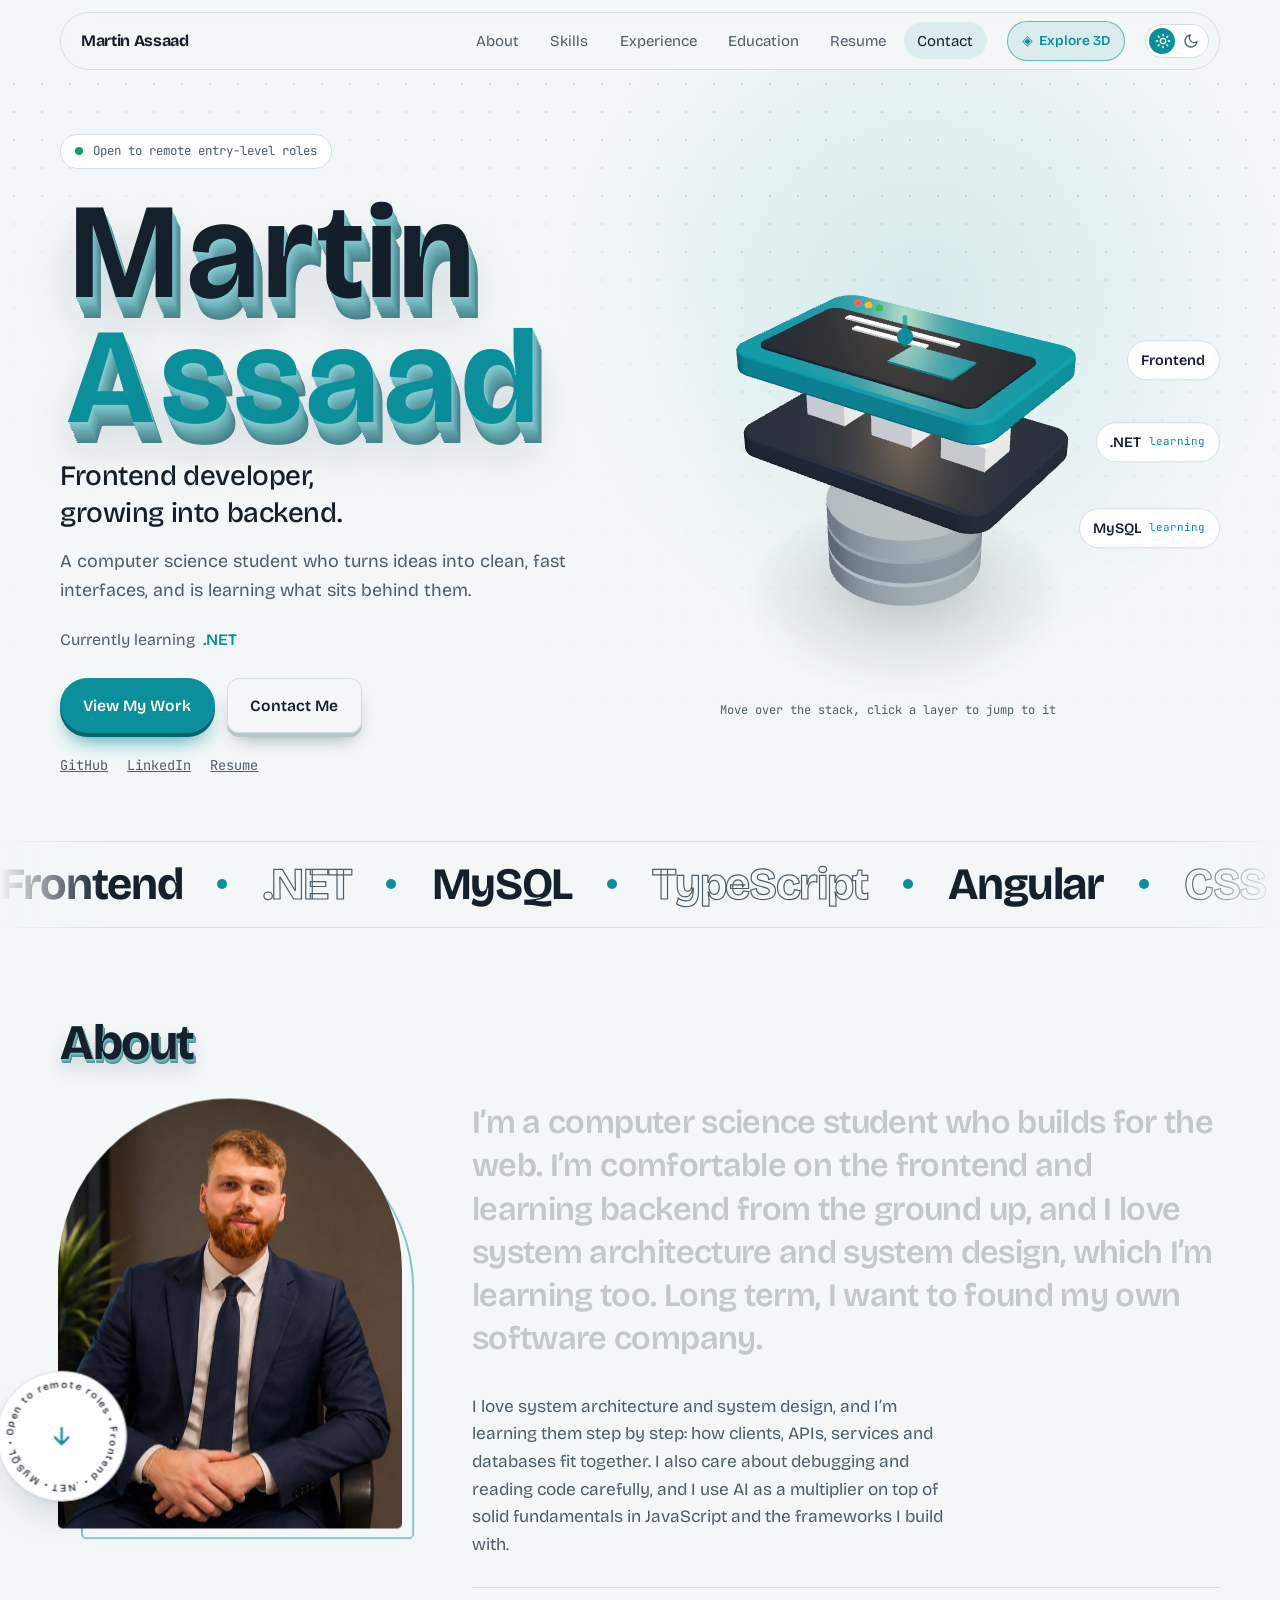
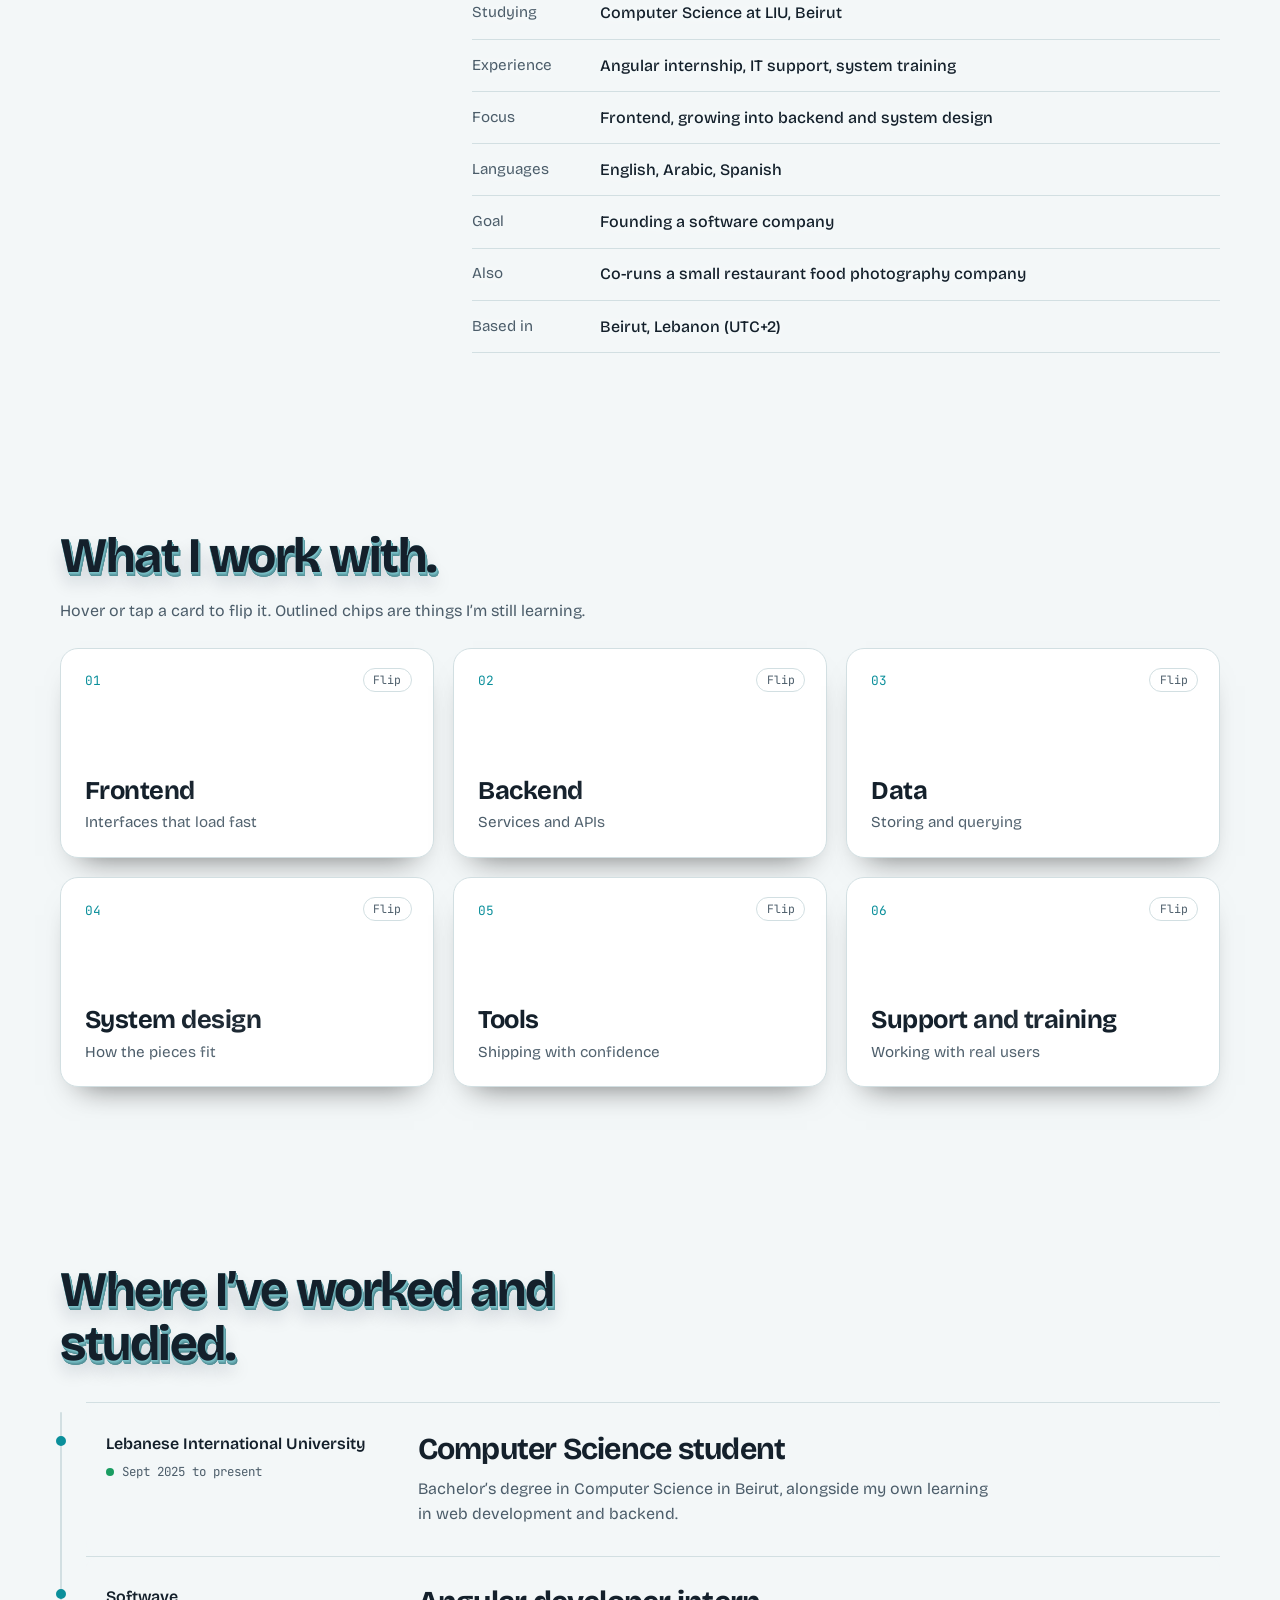
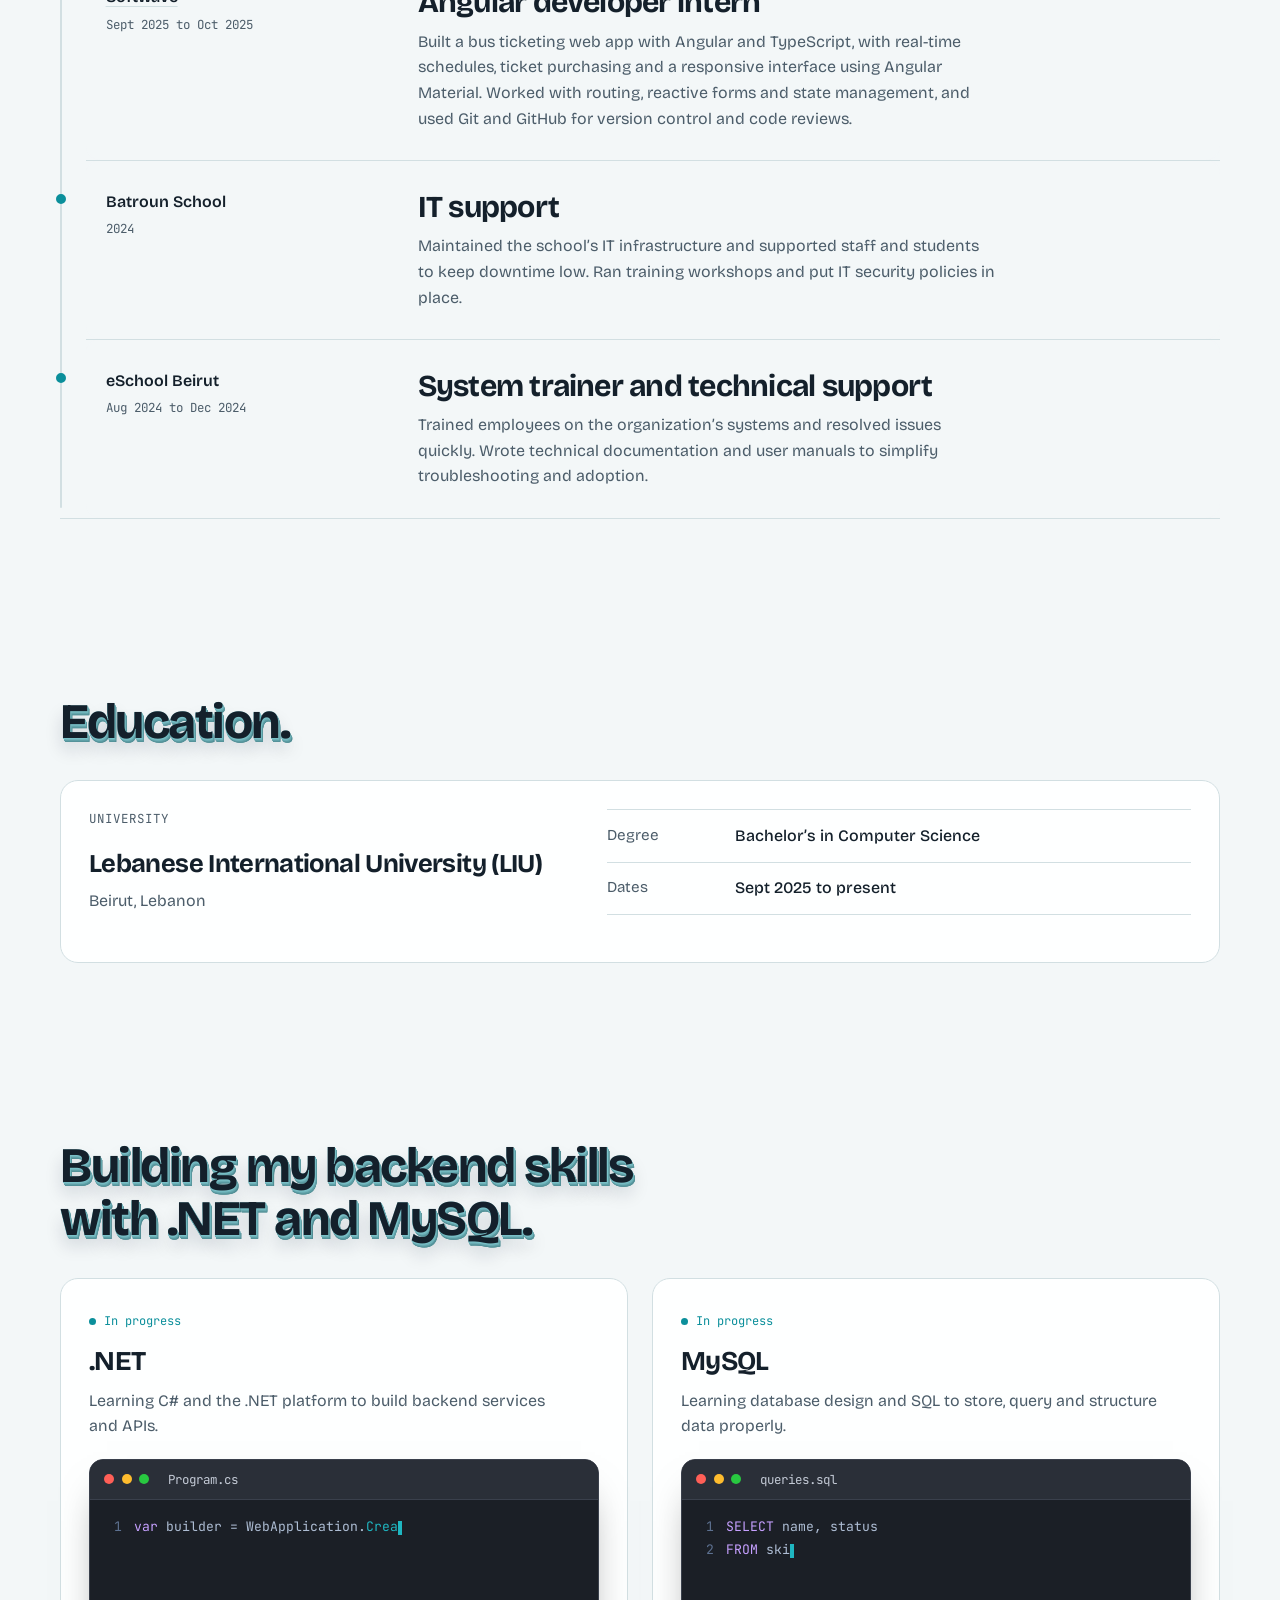
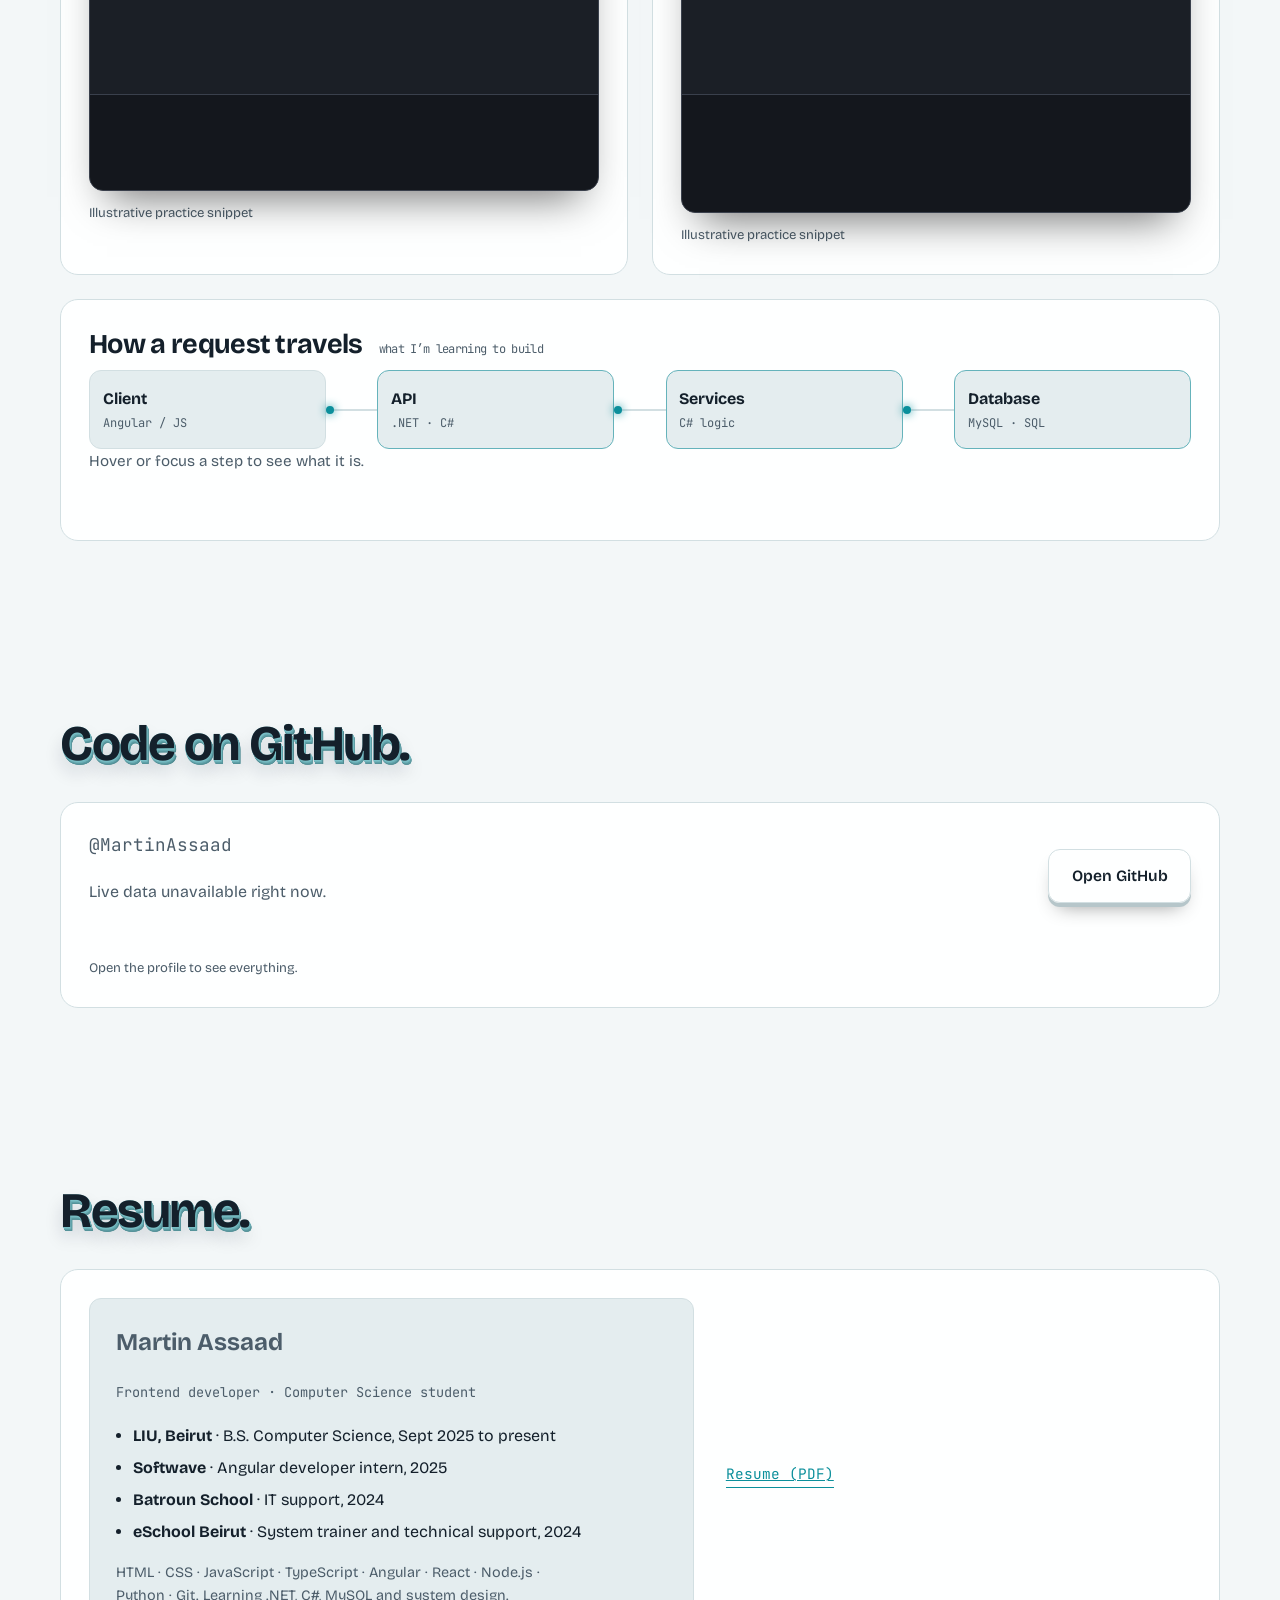
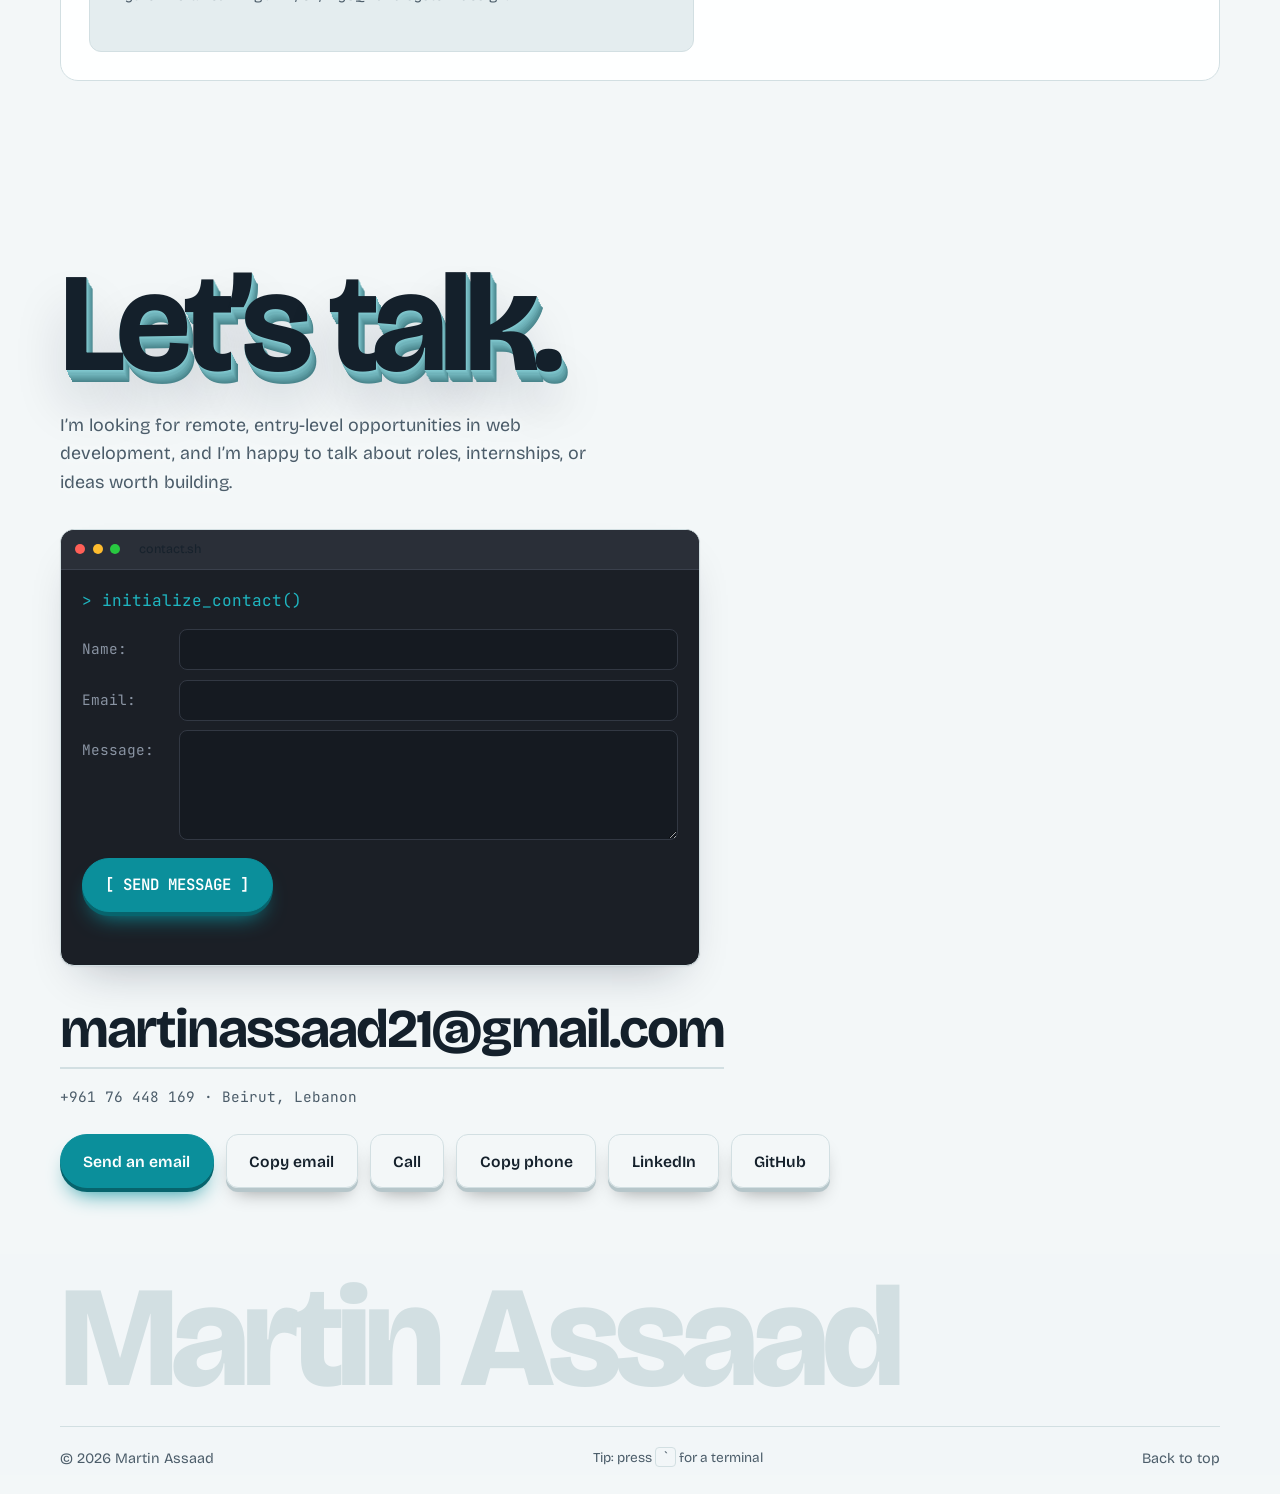
<file: index.html>
<!DOCTYPE html>
<html lang="en">
<head>
<meta charset="utf-8">
<meta name="viewport" content="width=device-width, initial-scale=1, viewport-fit=cover">
<title>Martin Assaad — Frontend Developer</title>
<meta name="description" content="Portfolio of Martin Assaad, a computer science student and frontend developer learning .NET and MySQL, with an interactive 3D lab. Open to remote entry-level roles.">
<meta property="og:type" content="website">
<meta property="og:title" content="Martin Assaad — Frontend Developer">
<meta property="og:description" content="Computer science student and frontend developer, growing into backend with .NET and MySQL. Open to remote entry-level roles.">
<meta property="og:image" content="https://martin-assaad.onrender.com/og.jpg">
<meta property="og:url" content="https://martin-assaad.onrender.com/">
<meta name="twitter:card" content="summary_large_image">
<meta name="theme-color" content="#f5f7fb">
<script>
  (function () {
    var t = null;
    try { t = localStorage.getItem('theme'); } catch (e) {}
    if (t !== 'light' && t !== 'dark') {
      t = window.matchMedia && window.matchMedia('(prefers-color-scheme: dark)').matches ? 'dark' : 'light';
    }
    document.documentElement.setAttribute('data-theme', t);
    document.documentElement.classList.add('js');
  })();
</script>
<link rel="preconnect" href="https://fonts.googleapis.com">
<link rel="preconnect" href="https://fonts.gstatic.com" crossorigin>
<link href="https://fonts.googleapis.com/css2?family=Bricolage+Grotesque:opsz,wdth,wght@12..96,75..100,200..800&family=JetBrains+Mono:wght@400;500&display=swap" rel="stylesheet">
<link rel="stylesheet" href="styles.css">
</head>
<body>
<div class="boot" id="boot" aria-hidden="true"><div class="boot-in"><p class="boot-t" id="bootT"></p><div class="boot-bar"><i id="bootBar"></i></div></div></div>
<div class="progress" id="progress" aria-hidden="true"></div>

<header class="site-header">
  <div class="wrap">
    <div class="nav-pill">
      <a class="brand" href="#top">Martin Assaad</a>
      <nav class="nav-links" aria-label="Sections">
        <a href="#about">About</a>
        <a href="#skills">Skills</a>
        <a href="#experience">Experience</a>
        <a href="#education">Education</a>
        <a href="#resume">Resume</a>
        <a href="#contact">Contact</a>
      </nav>
      <button class="explore-btn" id="exploreBtn" type="button" aria-haspopup="dialog"><span aria-hidden="true">◈</span> Explore 3D</button>
      <button class="theme-switch" id="themeBtn" type="button" role="switch" aria-checked="false" aria-label="Dark mode">
        <svg class="ic-sun" viewBox="0 0 24 24" fill="none" stroke="currentColor" stroke-width="2" stroke-linecap="round" stroke-linejoin="round" aria-hidden="true"><circle cx="12" cy="12" r="4"/><path d="M12 2v2M12 20v2M4.9 4.9l1.4 1.4M17.7 17.7l1.4 1.4M2 12h2M20 12h2M4.9 19.1l1.4-1.4M17.7 6.3l1.4-1.4"/></svg>
        <svg class="ic-moon" viewBox="0 0 24 24" fill="none" stroke="currentColor" stroke-width="2" stroke-linecap="round" stroke-linejoin="round" aria-hidden="true"><path d="M21 12.8A9 9 0 1 1 11.2 3a7 7 0 0 0 9.8 9.8z"/></svg>
        <span class="thumb" aria-hidden="true"></span>
      </button>
    </div>
  </div>
</header>

<main id="top">

  <section class="hero" id="hero">
    <div class="glow" aria-hidden="true"></div>
    <div class="wrap hero-grid">
      <div class="hero-copy">
        <p class="eyebrow"><span class="pulse"></span> Open to remote entry-level roles</p>
        <h1 class="name" id="name" aria-label="Martin Assaad">
          <span class="line" aria-hidden="true">Martin</span>
          <span class="line" aria-hidden="true">Assaad</span>
        </h1>
        <p class="role" id="role"><span class="ghost">Frontend developer, growing into backend.</span><span class="live" aria-hidden="true"></span></p>
        <p class="lead">A computer science student who turns ideas into clean, fast interfaces, and is learning what sits behind them.</p>
        <p class="learning-line">Currently learning
          <span class="roll" aria-hidden="true"><span class="roll-in"><span>.NET</span><span>MySQL</span><span>backend development</span><span>.NET</span></span></span>
          <span class="sr-only">.NET and MySQL</span>
        </p>
        <div class="cta">
          <a class="btn btn-primary" href="#github">View My Work</a>
          <a class="btn btn-ghost" href="#contact">Contact Me</a>
        </div>
        <ul class="socials" aria-label="Profiles">
          <li><a href="https://github.com/MartinAssaad" target="_blank" rel="noopener noreferrer">GitHub</a></li>
          <li><a href="https://www.linkedin.com/in/martin-assaad/" target="_blank" rel="noopener noreferrer">LinkedIn</a></li>
          <li><a href="#resume">Resume</a></li>
        </ul>
      </div>

      <div class="stage3d" id="stage">
        <div class="iso" aria-hidden="true"><div class="iso-stack"><i class="slab k1"></i><i class="slab k2"></i><i class="slab k3"></i></div></div>
        <canvas id="scene" aria-hidden="true"></canvas>
        <ul class="layer-labels" id="layerLabels" aria-label="My stack, top to bottom">
          <li><a href="#skills">Frontend</a></li>
          <li><a href="#learning">.NET <small>learning</small></a></li>
          <li><a href="#learning">MySQL <small>learning</small></a></li>
        </ul>
        <p class="stage-hint" id="stageHint" hidden></p>
        <p class="sr-only">A 3D model of a web app: the frontend on top, .NET in the middle and a MySQL database at the bottom.</p>
      </div>
    </div>
  </section>

  <div class="marquee" aria-hidden="true">
    <div class="track">
      <div class="set"><span>Frontend</span><i></i><span>.NET</span><i></i><span>MySQL</span><i></i><span>TypeScript</span><i></i><span>Angular</span><i></i><span>CSS</span><i></i></div>
      <div class="set"><span>Frontend</span><i></i><span>.NET</span><i></i><span>MySQL</span><i></i><span>TypeScript</span><i></i><span>Angular</span><i></i><span>CSS</span><i></i></div>
    </div>
  </div>

  <section class="section" id="about">
    <div class="wrap">
      <h2 class="sec-title" data-split>About</h2>
      <div class="about-grid">
        <div class="portrait-card tilt" data-tilt="9">
          <div class="arch">
            <img class="portrait" src="[data-uri]" alt="Portrait of Martin Assaad in a navy suit" width="720" height="720" loading="lazy" decoding="async">
          </div>
          <a class="seal" href="#experience" aria-label="Scroll to the Experience section">
            <svg class="ring" viewBox="0 0 200 200" aria-hidden="true">
              <defs><path id="circ" d="M100,100 m-76,0 a76,76 0 1,1 152,0 a76,76 0 1,1 -152,0"/></defs>
              <text><textPath href="#circ" textLength="470" lengthAdjust="spacing">Open to remote roles • Frontend • .NET • MySQL • </textPath></text>
            </svg>
            <svg class="arrow" viewBox="0 0 24 24" fill="none" stroke="currentColor" stroke-width="2" stroke-linecap="round" stroke-linejoin="round" aria-hidden="true"><path d="M12 5v14M6 13l6 6 6-6"/></svg>
          </a>
        </div>
        <div class="about-body">
          <p class="about-lead" id="aboutLead">I’m a computer science student who builds for the web. I’m comfortable on the frontend and learning backend from the ground up, and I love system architecture and system design, which I’m learning too. Long term, I want to found my own software company.</p>
          <div class="about-more">
            <p>I love system architecture and system design, and I’m learning them step by step: how clients, APIs, services and databases fit together. I also care about debugging and reading code carefully, and I use AI as a multiplier on top of solid fundamentals in JavaScript and the frameworks I build with.</p>
            <dl class="facts">
              <div><dt>Studying</dt><dd>Computer Science at LIU, Beirut</dd></div>
              <div><dt>Experience</dt><dd>Angular internship, IT support, system training</dd></div>
              <div><dt>Focus</dt><dd>Frontend, growing into backend and system design</dd></div>
              <div><dt>Languages</dt><dd>English, Arabic, Spanish</dd></div>
              <div><dt>Goal</dt><dd>Founding a software company</dd></div>
              <div><dt>Also</dt><dd>Co-runs a small restaurant food photography company</dd></div>
              <div><dt>Based in</dt><dd>Beirut, Lebanon (UTC+2)</dd></div>
            </dl>
          </div>
        </div>
      </div>
    </div>
  </section>
  <section class="section" id="skills">
    <div class="wrap">
      <h2 class="sec-title" data-split>What I work with.</h2>
      <p class="sec-note">Hover or tap a card to flip it. Outlined chips are things I’m still learning.</p>
      <ul class="flips">
          <li><div class="flip" tabindex="0" role="button" aria-pressed="false" aria-label="Frontend: flip the card to see details">
            <div class="flip-in">
              <div class="face front"><span class="fn">01</span><b>Frontend</b><em>Interfaces that load fast</em><span class="fh">Flip</span></div>
              <div class="face back"><div class="chips"><span class="chip">HTML</span><span class="chip">CSS</span><span class="chip">JavaScript</span><span class="chip">TypeScript</span><span class="chip">Angular</span><span class="chip">ReactJS</span></div></div>
            </div>
          </div></li>
          <li><div class="flip" tabindex="0" role="button" aria-pressed="false" aria-label="Backend: flip the card to see details">
            <div class="flip-in">
              <div class="face front"><span class="fn">02</span><b>Backend</b><em>Services and APIs</em><span class="fh">Flip</span></div>
              <div class="face back"><div class="chips"><span class="chip">Node.js</span><span class="chip">Python</span><span class="chip learning">.NET</span><span class="chip learning">C#</span></div></div>
            </div>
          </div></li>
          <li><div class="flip" tabindex="0" role="button" aria-pressed="false" aria-label="Data: flip the card to see details">
            <div class="flip-in">
              <div class="face front"><span class="fn">03</span><b>Data</b><em>Storing and querying</em><span class="fh">Flip</span></div>
              <div class="face back"><div class="chips"><span class="chip learning">MySQL</span><span class="chip learning">SQL</span></div></div>
            </div>
          </div></li>
          <li><div class="flip" tabindex="0" role="button" aria-pressed="false" aria-label="System design: flip the card to see details">
            <div class="flip-in">
              <div class="face front"><span class="fn">04</span><b>System design</b><em>How the pieces fit</em><span class="fh">Flip</span></div>
              <div class="face back"><div class="chips"><span class="chip learning">Architecture</span><span class="chip learning">APIs</span><span class="chip learning">Databases</span><span class="chip learning">Services</span></div></div>
            </div>
          </div></li>
          <li><div class="flip" tabindex="0" role="button" aria-pressed="false" aria-label="Tools: flip the card to see details">
            <div class="flip-in">
              <div class="face front"><span class="fn">05</span><b>Tools</b><em>Shipping with confidence</em><span class="fh">Flip</span></div>
              <div class="face back"><div class="chips"><span class="chip">Git</span><span class="chip">GitHub</span><span class="chip">Version control</span></div></div>
            </div>
          </div></li>
          <li><div class="flip" tabindex="0" role="button" aria-pressed="false" aria-label="Support and training: flip the card to see details">
            <div class="flip-in">
              <div class="face front"><span class="fn">06</span><b>Support and training</b><em>Working with real users</em><span class="fh">Flip</span></div>
              <div class="face back"><div class="chips"><span class="chip">Troubleshooting</span><span class="chip">System training</span><span class="chip">Documentation</span><span class="chip">Teaching basics</span></div></div>
            </div>
          </div></li>
      </ul>
    </div>
  </section>
  <section class="section" id="experience">
    <div class="wrap">
      <h2 class="sec-title" data-split>Where I’ve worked and studied.</h2>
      <div class="rows timeline" id="timeline">
        <article class="xrow">
          <div class="x-meta"><span class="x-org">Lebanese International University</span><span class="x-sub"><span class="now-dot"></span>Sept 2025 to present</span></div>
          <div><h3>Computer Science student</h3><p>Bachelor’s degree in Computer Science in Beirut, alongside my own learning in web development and backend.</p></div>
        </article>
        <article class="xrow">
          <div class="x-meta"><a class="x-org" href="https://softwavecs.com/" target="_blank" rel="noopener noreferrer">Softwave</a><span class="x-sub">Sept 2025 to Oct 2025</span></div>
          <div><h3>Angular developer intern</h3><p>Built a bus ticketing web app with Angular and TypeScript, with real-time schedules, ticket purchasing and a responsive interface using Angular Material. Worked with routing, reactive forms and state management, and used Git and GitHub for version control and code reviews.</p></div>
        </article>
        <article class="xrow">
          <div class="x-meta"><span class="x-org">Batroun School</span><span class="x-sub">2024</span></div>
          <div><h3>IT support</h3><p>Maintained the school’s IT infrastructure and supported staff and students to keep downtime low. Ran training workshops and put IT security policies in place.</p></div>
        </article>
        <article class="xrow">
          <div class="x-meta"><span class="x-org">eSchool Beirut</span><span class="x-sub">Aug 2024 to Dec 2024</span></div>
          <div><h3>System trainer and technical support</h3><p>Trained employees on the organization’s systems and resolved issues quickly. Wrote technical documentation and user manuals to simplify troubleshooting and adoption.</p></div>
        </article>
      </div>
    </div>
  </section>
  <section class="section" id="education">
    <div class="wrap">
      <h2 class="sec-title" data-split>Education.</h2>
      <div class="edu card d3">
        <div>
          <p class="edu-k">University</p><h3>Lebanese International University (LIU)</h3>
          <p class="edu-s">Beirut, Lebanon</p>
        </div>
        <dl class="facts">
          <div><dt>Degree</dt><dd>Bachelor’s in Computer Science</dd></div>
          <div><dt>Dates</dt><dd>Sept 2025 to present</dd></div>
        </dl>
      </div>
    </div>
  </section>
  <section class="section" id="learning">
    <div class="wrap">
      <h2 class="sec-title" data-split>Building my backend skills with .NET and MySQL.</h2>
      <div class="learn-grid">
        <article class="card tilt" data-tilt="4">
          <span class="status">In progress</span>
          <h3>.NET</h3>
          <p>Learning C# and the .NET platform to build backend services and APIs.</p>
          <div class="editor" id="netPanel">
            <div class="ed-bar"><span class="dot r"></span><span class="dot y"></span><span class="dot g"></span><span class="ed-tab">Program.cs</span></div>
            <div class="code l7" aria-hidden="true"></div>
            <div class="term t3" aria-hidden="true"></div>
          </div>
          <p class="caption">Illustrative practice snippet</p>
        </article>
        <article class="card tilt" data-tilt="4">
          <span class="status">In progress</span>
          <h3>MySQL</h3>
          <p>Learning database design and SQL to store, query and structure data properly.</p>
          <div class="editor" id="sqlPanel">
            <div class="ed-bar"><span class="dot r"></span><span class="dot y"></span><span class="dot g"></span><span class="ed-tab">queries.sql</span></div>
            <div class="code l7" aria-hidden="true"></div>
            <div class="term t4" aria-hidden="true"></div>
          </div>
          <p class="caption">Illustrative practice snippet</p>
        </article>
      </div>
      <div class="pipe card" id="pipe">
        <h3 class="pipe-h">How a request travels <small>what I’m learning to build</small></h3>
        <ol class="pipe-row">
          <li tabindex="0" class="node" data-tip="The browser: HTML, CSS, JavaScript, TypeScript and Angular. This is where I’m strongest."><b>Client</b><span>Angular / JS</span></li>
          <li class="link" aria-hidden="true"><i></i></li>
          <li tabindex="0" class="node learn" data-tip="An API written in C# on .NET that receives requests and returns JSON. Learning."><b>API</b><span>.NET · C#</span></li>
          <li class="link" aria-hidden="true"><i></i></li>
          <li tabindex="0" class="node learn" data-tip="Business logic and validation between the API and the data. Learning."><b>Services</b><span>C# logic</span></li>
          <li class="link" aria-hidden="true"><i></i></li>
          <li tabindex="0" class="node learn" data-tip="Relational tables, queries and design in MySQL. Learning."><b>Database</b><span>MySQL · SQL</span></li>
        </ol>
        <p class="pipe-tip" id="pipeTip" aria-live="polite">Hover or focus a step to see what it is.</p>
      </div>
    </div>
  </section>
  <section class="section" id="github">
    <div class="wrap">
      <h2 class="sec-title" data-split>Code on GitHub.</h2>
      <div class="gh card">
        <div class="gh-head">
          <div><p class="gh-user" id="ghUser">@MartinAssaad</p><p class="gh-meta" id="ghMeta">Loading profile…</p></div>
          <a class="btn btn-ghost" id="ghProfile" href="https://github.com/MartinAssaad" target="_blank" rel="noopener noreferrer">Open GitHub</a>
        </div>
        <div class="gh-langs" id="ghLangs" aria-label="Languages used"></div>
        <ul class="gh-repos" id="ghRepos"></ul>
        <p class="caption" id="ghNote">Live data from the public GitHub API.</p>
      </div>
    </div>
  </section>
  <section class="section" id="resume">
    <div class="wrap">
      <h2 class="sec-title" data-split>Resume.</h2>
      <div class="resume card">
        <div class="res-sheet" aria-label="Resume summary">
          <p class="res-name">Martin Assaad</p>
          <p class="res-role">Frontend developer · Computer Science student</p>
          <ul>
            <li><b>LIU, Beirut</b> · B.S. Computer Science, Sept 2025 to present</li>
            <li><b>Softwave</b> · Angular developer intern, 2025</li>
            <li><b>Batroun School</b> · IT support, 2024</li>
            <li><b>eSchool Beirut</b> · System trainer and technical support, 2024</li>
          </ul>
          <p class="res-s">HTML · CSS · JavaScript · TypeScript · Angular · React · Node.js · Python · Git. Learning .NET, C#, MySQL and system design.</p>
        </div>
        <div class="res-act">
          <a class="res-link" href="Martin_Assaad_CV.pdf" target="_blank" rel="noopener noreferrer">Resume (PDF)</a>
        </div>
      </div>
    </div>
  </section>
  <section class="section contact" id="contact">
    <div class="wrap">
      <h2 class="big-h" data-split>Let’s talk.</h2>
      <p class="contact-copy">I’m looking for remote, entry-level opportunities in web development, and I’m happy to talk about roles, internships, or ideas worth building.</p>
      <div class="cterm" role="group" aria-label="Contact form">
        <div class="ed-bar"><span class="dot r"></span><span class="dot y"></span><span class="dot g"></span><span class="ed-tab">contact.sh</span></div>
        <form id="contactForm" novalidate>
          <p class="prompt">&gt; initialize_contact()</p>
          <label for="cName"><span>Name:</span><input id="cName" name="name" autocomplete="name" required></label>
          <p class="err" id="eName" role="alert"></p>
          <label for="cEmail"><span>Email:</span><input id="cEmail" name="email" type="email" autocomplete="email" required></label>
          <p class="err" id="eEmail" role="alert"></p>
          <label for="cMsg"><span>Message:</span><textarea id="cMsg" name="message" rows="4" required></textarea></label>
          <p class="err" id="eMsg" role="alert"></p>
          <button class="btn btn-primary" type="submit" id="cSend">[ SEND MESSAGE ]</button>
          <p class="status-line" id="cStatus" role="status" aria-live="polite"></p>
        </form>
      </div>
      <a class="mail" href="mailto:martinassaad21@gmail.com">martinassaad21@gmail.com</a>
      <p class="phone-line">+961 76 448 169 · Beirut, Lebanon</p>
      <div class="c-actions">
        <a class="btn btn-primary" href="mailto:martinassaad21@gmail.com">Send an email</a>
        <button class="btn btn-ghost" type="button" data-copy="martinassaad21@gmail.com">Copy email</button>
        <a class="btn btn-ghost" href="tel:+96176448169">Call</a>
        <button class="btn btn-ghost" type="button" data-copy="+961 76 448 169">Copy phone</button>
        <a class="btn btn-ghost" href="https://www.linkedin.com/in/martin-assaad/" target="_blank" rel="noopener noreferrer">LinkedIn</a>
        <a class="btn btn-ghost" id="ghOpen" href="https://github.com/MartinAssaad" target="_blank" rel="noopener noreferrer">GitHub</a>
      </div>
    </div>
  </section>

</main>

<footer class="site-footer">
  <div class="wrap">
    <div class="big-name" id="bigName" aria-label="Martin Assaad"><span class="line" aria-hidden="true">Martin Assaad</span></div>
    <div class="footer-in">
      <span>© <span id="year">2026</span> Martin Assaad</span>
      <span class="egg">Tip: press <kbd>`</kbd> for a terminal</span><a href="#top">Back to top</a>
    </div>
  </div>
</footer>


<div class="lab" id="lab" role="dialog" aria-modal="true" aria-label="Interactive 3D lab" hidden>
  <canvas id="labCanvas" aria-hidden="true"></canvas>
  <div class="lab-tip" id="labTip" aria-hidden="true"></div>
  <div class="lab-top"><p>Move the mouse, click an object</p><button class="btn btn-ghost" id="labClose" type="button">Exit 3D</button></div>
  <ul class="lab-list" id="labList" aria-label="Jump to a section"></ul>
</div>

<div class="cli" id="cli" role="dialog" aria-modal="true" aria-label="Developer terminal" hidden>
  <div class="cli-box">
    <div class="ed-bar"><span class="dot r"></span><span class="dot y"></span><span class="dot g"></span><span class="ed-tab">martin@portfolio ~ </span><button class="cli-x" id="cliX" type="button" aria-label="Close terminal">×</button></div>
    <div class="cli-out" id="cliOut" aria-live="polite"></div>
    <label class="cli-in"><span>$</span><input id="cliIn" autocomplete="off" spellcheck="false" aria-label="Terminal command"></label>
  </div>
</div>

<script src="script.js"></script>
</body>
</html>
</file>
<file: styles.css>
:root {
  color-scheme: light;
  --bg: #f3f7f8;
  --surface: #ffffff;
  --surface-2: #e4edef;
  --line: #d2dfe2;
  --text: #14202b;
  --muted: #4c5d6a;
  --accent: #0b8f9b;
  --accent-soft: rgba(11, 143, 155, .10);
  --glow: rgba(11, 143, 155, .13);
  --btn-bg: #0b8f9b;
  --btn-fg: #ffffff;
  --live: #1a9d62;
  --slab2: #2a3340;
  --slab3: #aab9bf;
  --shadow: 0 1px 2px rgba(12, 23, 48, .06), 0 22px 44px -22px rgba(12, 23, 48, .3);

  --font-display: "Bricolage Grotesque", "Segoe UI", system-ui, -apple-system, sans-serif;
  --font-mono: "JetBrains Mono", ui-monospace, "SF Mono", Menlo, Consolas, monospace;

  --ed-bg: #1b1f26;
  --ed-bar: #2a2f38;
  --ed-line: #3a404c;
  --ed-text: #dfe6f2;
  --ed-gutter: #5d7191;
  --syn-k: #c6a0ff;
  --syn-s: #8fd694;
  --syn-p: #7cc4ff;
  --syn-c: #7186a3;
  --syn-n: #aebdd4;
  --syn-f: #1fb6c1;
  --caret: #1fb6c1;
}
@media (prefers-color-scheme: dark) {
  :root:not([data-theme="light"]) {
    color-scheme: dark;
    --bg: #22262e;
    --surface: #2a2f38;
    --surface-2: #323843;
    --line: #3a404c;
    --text: #ffffff;
    --muted: #a7afbc;
    --accent: #1fb6c1;
    --accent-soft: rgba(31, 182, 193, .12);
    --glow: rgba(31, 182, 193, .12);
    --btn-bg: #1fb6c1;
    --btn-fg: #02262b;
    --live: #3ddc97;
    --slab2: #e8edf2;
    --slab3: #7d8796;
    --shadow: 0 1px 2px rgba(0, 0, 0, .35), 0 26px 50px -22px rgba(0, 0, 0, .75);
  }
}
:root[data-theme="dark"] {
  color-scheme: dark;
  --bg: #22262e;
  --surface: #2a2f38;
  --surface-2: #323843;
  --line: #3a404c;
  --text: #ffffff;
  --muted: #a7afbc;
  --accent: #1fb6c1;
  --accent-soft: rgba(31, 182, 193, .12);
  --glow: rgba(31, 182, 193, .12);
  --btn-bg: #1fb6c1;
  --btn-fg: #02262b;
  --live: #3ddc97;
  --slab2: #e8edf2;
  --slab3: #7d8796;
  --shadow: 0 1px 2px rgba(0, 0, 0, .35), 0 26px 50px -22px rgba(0, 0, 0, .75);
}

*, *::before, *::after { box-sizing: border-box; }
html { scroll-behavior: smooth; scroll-padding-top: 96px; }
body {
  margin: 0;
  background: var(--bg);
  color: var(--text);
  font-family: var(--font-display);
  font-size: 1rem;
  line-height: 1.6;
  -webkit-font-smoothing: antialiased;
  transition: background-color .3s ease, color .3s ease;
  overflow-x: hidden;
}
a { color: inherit; }
button { font: inherit; color: inherit; }
[hidden] { display: none !important; }
:focus-visible { outline: 2px solid var(--accent); outline-offset: 3px; border-radius: 6px; }
.wrap { width: min(1160px, 100% - 2.5rem); margin-inline: auto; }
.sr-only { position: absolute; width: 1px; height: 1px; overflow: hidden; clip: rect(0 0 0 0); white-space: nowrap; }

.progress { position: fixed; top: 0; left: 0; right: 0; height: 3px; z-index: 50; background: var(--accent); transform-origin: 0 50%; transform: scaleX(0); }

/* ---------- Header ---------- */
.site-header { position: sticky; top: 0; z-index: 40; padding-top: .75rem; pointer-events: none; }
.nav-pill {
  pointer-events: auto;
  display: flex; align-items: center; gap: 1.25rem; flex-wrap: wrap;
  padding: .5rem .6rem .5rem 1.25rem;
  background: color-mix(in srgb, var(--bg) 80%, transparent);
  -webkit-backdrop-filter: blur(14px); backdrop-filter: blur(14px);
  border: 1px solid var(--line); border-radius: 999px;
  transition: box-shadow .3s ease;
}
.site-header.scrolled .nav-pill { box-shadow: var(--shadow); }
.brand { font-weight: 700; letter-spacing: -.02em; text-decoration: none; }
.nav-links { display: flex; gap: .25rem; margin-left: auto; }
.nav-links a { color: var(--muted); text-decoration: none; font-size: .94rem; padding: .4rem .85rem; border-radius: 999px; transition: color .2s ease, background-color .2s ease; }
.nav-links a:hover { color: var(--text); }
.nav-links a[aria-current="true"] { color: var(--text); background: var(--accent-soft); }

.theme-switch {
  position: relative; flex: none; width: 64px; height: 34px; padding: 0;
  background: var(--surface); color: var(--muted);
  border: 1px solid var(--line); border-radius: 999px; cursor: pointer;
  transition: border-color .2s ease, background-color .3s ease;
}
.theme-switch:hover { border-color: var(--accent); }
.theme-switch svg { position: absolute; top: 8px; width: 16px; height: 16px; }
.theme-switch .ic-sun { left: 9px; }
.theme-switch .ic-moon { right: 9px; }
.theme-switch .thumb { position: absolute; top: 3px; left: 3px; width: 26px; height: 26px; background: var(--btn-bg); border-radius: 50%; transition: transform .3s cubic-bezier(.3, .8, .3, 1), background-color .3s ease; }
:root[data-theme="dark"] .theme-switch .thumb { transform: translateX(30px); }
:root:not([data-theme="dark"]) .theme-switch .ic-sun { color: var(--btn-fg); z-index: 1; }
:root[data-theme="dark"] .theme-switch .ic-moon { color: var(--btn-fg); z-index: 1; }

/* ---------- Buttons ---------- */
.btn {
  display: inline-flex; align-items: center; justify-content: center; gap: .5rem;
  padding: .85rem 1.4rem; border-radius: 12px; border: 1px solid var(--btn-bg);
  font-weight: 600; font-size: .98rem; text-decoration: none; cursor: pointer;
  transition: transform .2s ease, border-color .2s ease, color .2s ease, box-shadow .2s ease;
}
.btn:active { transform: translateY(1px); }
.btn-primary { background: var(--btn-bg); color: var(--btn-fg); }
.btn-primary:hover { box-shadow: 0 10px 28px -10px var(--accent); transform: translateY(-2px); }
.btn-ghost { background: transparent; color: var(--text); border-color: var(--line); }
.btn-ghost:hover { border-color: var(--accent); color: var(--accent); }

/* ---------- Hero ---------- */
.hero { position: relative; isolation: isolate; overflow: hidden; padding-block: clamp(2rem, 5vw, 4rem) clamp(2.5rem, 5vw, 4rem); }
.hero::before {
  content: ""; position: absolute; inset: 0; z-index: -2;
  background-image: radial-gradient(var(--line) 1px, transparent 1px); background-size: 28px 28px;
  -webkit-mask-image: linear-gradient(to bottom, #000 15%, transparent 90%); mask-image: linear-gradient(to bottom, #000 15%, transparent 90%);
}
.glow { position: absolute; inset: 0; z-index: -1; pointer-events: none; background: radial-gradient(560px circle at var(--mx, 72%) var(--my, 30%), var(--glow), transparent 65%); }
.hero-grid { display: grid; grid-template-columns: 1.05fr .95fr; gap: 2.5rem; align-items: center; }
.hero-grid > * { min-width: 0; }
.eyebrow {
  display: inline-flex; align-items: center; gap: .6rem; margin: 0 0 1.4rem; padding: .4rem .9rem;
  font-family: var(--font-mono); font-size: .78rem; color: var(--muted);
  background: var(--surface); border: 1px solid var(--line); border-radius: 999px;
}
.pulse { width: 8px; height: 8px; border-radius: 50%; background: var(--live); animation: pulse 2.2s infinite; }
@keyframes pulse { 0% { box-shadow: 0 0 0 0 color-mix(in srgb, var(--live) 55%, transparent); } 70%, 100% { box-shadow: 0 0 0 9px transparent; } }

/* The name */
.name { margin: 0 0 1.1rem; font-size: clamp(4rem, 10.6vw, 9.2rem); line-height: .92; letter-spacing: -.045em; font-weight: 700; }
.name .line { display: block; white-space: nowrap; }
.name.split .line { overflow: hidden; padding: .08em .06em .04em; margin: -.08em -.06em -.04em; }
.name .l { display: inline-block; text-align: center; transform: translateY(108%); }
.name.go .l { transform: none; transition: transform 1s cubic-bezier(.2, .8, .2, 1); transition-delay: calc(var(--i) * 55ms); }
.name.live-wave .l { transition: none; }

.role { position: relative; margin: 0 0 1rem; font-size: clamp(1.25rem, 2.3vw, 1.75rem); font-weight: 500; line-height: 1.3; letter-spacing: -.015em; max-width: 30ch; text-wrap: balance; }
.role .live { position: absolute; inset: 0; color: var(--text); }
.role.scr .ghost { visibility: hidden; }
.lead { max-width: 46ch; color: var(--muted); font-size: 1.12rem; margin: 0; }
.learning-line { display: flex; align-items: center; gap: .5rem; flex-wrap: wrap; margin: 1.4rem 0 0; color: var(--muted); font-size: 1rem; }
.roll { display: inline-block; height: 1.6em; overflow: hidden; color: var(--accent); font-weight: 600; }
.roll-in { display: flex; flex-direction: column; animation: roll 9s cubic-bezier(.7, 0, .2, 1) infinite; }
.roll-in > span { display: block; height: 1.6em; line-height: 1.6em; white-space: nowrap; }
@keyframes roll {
  0%, 26% { transform: translateY(0); }
  33%, 59% { transform: translateY(-1.6em); }
  66%, 92% { transform: translateY(-3.2em); }
  100% { transform: translateY(-4.8em); }
}
.cta { display: flex; flex-wrap: wrap; gap: .75rem; margin-top: 1.75rem; }

/* 3D stage */
.stage3d { position: relative; width: 100%; max-width: 500px; margin-left: auto; aspect-ratio: 1 / 1.06; touch-action: pan-y; -webkit-user-select: none; user-select: none; }
.stage3d canvas { position: absolute; inset: 0; width: 100%; height: 100%; display: block; opacity: 0; transition: opacity .9s ease; }
.stage3d.ready canvas { opacity: 1; }
.iso { position: absolute; inset: 0; display: grid; place-items: center; perspective: 1400px; transition: opacity .7s ease; }
.stage3d.ready .iso { opacity: 0; pointer-events: none; }
.iso-stack { position: relative; width: 50%; aspect-ratio: 1.5; transform-style: preserve-3d; transform: translateX(-10%) rotateX(62deg) rotateZ(-38deg); }
.slab { position: absolute; inset: 0; display: block; border-radius: 16px; box-shadow: 0 0 0 1px rgba(255, 255, 255, .14), 7px 7px 0 rgba(0, 0, 0, .2); }
.slab.k1 { background: var(--slab3); transform: translateZ(0); }
.slab.k2 { background: var(--slab2); transform: translateZ(56px); }
.slab.k3 { background: var(--accent); transform: translateZ(112px); }
.layer-labels { position: absolute; inset: 0; margin: 0; padding: 0; list-style: none; pointer-events: none; }
.layer-labels li { position: absolute; right: 0; top: 0; pointer-events: auto; transform: translateY(-50%); }
.stage3d:not(.live) .layer-labels li:nth-child(1) { top: 30%; }
.stage3d:not(.live) .layer-labels li:nth-child(2) { top: 45%; }
.stage3d:not(.live) .layer-labels li:nth-child(3) { top: 62%; }
.layer-labels a {
  display: flex; align-items: center; gap: .5rem; padding: .45rem .85rem; border-radius: 999px;
  background: color-mix(in srgb, var(--surface) 88%, transparent); border: 1px solid var(--line);
  font-size: .9rem; font-weight: 600; text-decoration: none; white-space: nowrap;
  transition: border-color .2s ease, color .2s ease, transform .2s ease;
}
.layer-labels li.is-hover a, .layer-labels a:hover { border-color: var(--accent); color: var(--accent); }
.layer-labels small { font-family: var(--font-mono); font-size: .68rem; font-weight: 400; color: var(--accent); }
.stage-hint { position: absolute; left: 0; bottom: 0; margin: 0; font-family: var(--font-mono); font-size: .75rem; color: var(--muted); opacity: 0; transition: opacity .6s ease .8s; }
.stage3d.ready .stage-hint { opacity: 1; }

/* Portrait card with real depth */
.tilt { transform: perspective(1000px) rotateX(var(--rx, 0deg)) rotateY(var(--ry, 0deg)); transition: transform .45s cubic-bezier(.2, .8, .2, 1); }
.tilt.moving { transition: transform .08s linear; }
.portrait-card { position: relative; width: 100%; max-width: 340px; margin-right: 18px; transform-style: preserve-3d; }
.portrait-card::before { content: ""; position: absolute; inset: 18px -18px -18px 18px; border: 1px solid var(--accent); border-radius: 999px 999px 28px 28px; transform: translateZ(-28px); }
.arch { position: relative; aspect-ratio: 4 / 5; border-radius: 999px 999px 28px 28px; overflow: hidden; background: var(--surface); }
.arch::after { content: ""; position: absolute; inset: 0; background: radial-gradient(260px circle at var(--gx, 50%) var(--gy, 25%), rgba(255, 255, 255, .2), transparent 60%); opacity: 0; transition: opacity .3s ease; pointer-events: none; }
.portrait-card:hover .arch::after { opacity: 1; }
.portrait { display: block; width: 100%; height: 100%; object-fit: cover; object-position: center 20%; }
.seal {
  position: absolute; left: -52px; bottom: 34px; width: 124px; height: 124px; display: grid; place-items: center;
  border-radius: 50%; background: var(--surface); border: 1px solid var(--line); box-shadow: var(--shadow); color: var(--text); text-decoration: none;
  transform: translateZ(60px); transition: border-color .3s ease;
}
.seal:hover { border-color: var(--accent); }
.seal .ring { position: absolute; inset: 0; width: 100%; height: 100%; animation: spin 24s linear infinite; }
.seal text { font-family: var(--font-display); font-size: 15.5px; font-weight: 500; fill: currentColor; }
.seal .arrow { width: 26px; height: 26px; color: var(--accent); }
@keyframes spin { to { transform: rotate(360deg); } }

/* ---------- Marquee ---------- */
.marquee {
  overflow: hidden; border-block: 1px solid var(--line); padding-block: 1.1rem;
  -webkit-mask-image: linear-gradient(90deg, transparent, #000 8%, #000 92%, transparent); mask-image: linear-gradient(90deg, transparent, #000 8%, #000 92%, transparent);
}
.track { display: flex; width: max-content; animation: marq 40s linear infinite; }
.marquee:hover .track { animation-play-state: paused; }
.set { display: flex; align-items: center; gap: 2.2rem; padding-right: 2.2rem; }
.set span { font-size: clamp(1.7rem, 3.6vw, 2.8rem); font-weight: 700; letter-spacing: -.03em; line-height: 1.1; white-space: nowrap; color: var(--text); }
.set span:nth-child(4n+3) { color: transparent; -webkit-text-stroke: 1.2px var(--muted); }
.set i { flex: none; width: 10px; height: 10px; border-radius: 50%; background: var(--accent); }
@keyframes marq { to { transform: translateX(-50%); } }

/* ---------- Sections ---------- */
.section { padding-block: clamp(3rem, 7vw, 5.5rem); }
.sec-title { font-size: clamp(1.9rem, 4vw, 3.1rem); line-height: 1.08; letter-spacing: -.03em; font-weight: 700; margin: 0 0 2rem; max-width: 20ch; }
.w { display: inline-block; overflow: hidden; vertical-align: top; padding-bottom: .14em; margin-bottom: -.14em; }
.wi { display: inline-block; transform: translateY(112%); transition: transform .85s cubic-bezier(.2, .8, .2, 1); transition-delay: calc(var(--i) * 70ms); }
.in .wi { transform: none; }

/* About */
.about-grid { display: grid; grid-template-columns: 340px minmax(0, 1fr); gap: 4.5rem; align-items: start; }
.about-lead { margin: 0 0 2rem; max-width: 30em; font-size: clamp(1.4rem, 2.7vw, 2.05rem); line-height: 1.32; letter-spacing: -.02em; font-weight: 600; }
.about-lead .lw { color: color-mix(in srgb, var(--text) 22%, transparent); transition: color .35s ease; }
.about-lead .lw.on { color: var(--text); }
.about-more { display: grid; grid-template-columns: 1fr; gap: 1.75rem; }
.about-more > p { margin: 0; color: var(--muted); font-size: 1.08rem; max-width: 44ch; }
.facts { margin: 0; }
.facts div { display: grid; grid-template-columns: 7rem 1fr; gap: 1rem; padding: .8rem 0; border-top: 1px solid var(--line); }
.facts div:last-child { border-bottom: 1px solid var(--line); }
.facts dt { color: var(--muted); font-size: .95rem; }
.facts dd { margin: 0; font-weight: 500; }

/* Rows (experience, projects) */
.rows { border-bottom: 1px solid var(--line); }
.xrow, .prow { position: relative; }
.xrow::before, .prow::before { content: ""; position: absolute; left: 0; right: 0; top: 0; height: 1px; background: var(--line); transform: scaleX(0); transform-origin: left; transition: transform 1.1s cubic-bezier(.2, .8, .2, 1); }
.xrow.in::before, .prow.in::before { transform: none; }
.xrow { display: grid; grid-template-columns: 280px 1fr; gap: 1.5rem 2rem; padding: 1.8rem 0; }
.xrow > * { min-width: 0; }
.x-meta { display: flex; flex-direction: column; gap: .3rem; }
.x-org { font-weight: 600; text-decoration: none; }
a.x-org { text-decoration: underline; text-underline-offset: 4px; text-decoration-color: var(--line); transition: color .2s ease, text-decoration-color .2s ease; }
a.x-org:hover { color: var(--accent); text-decoration-color: var(--accent); }
.x-sub { display: inline-flex; align-items: center; gap: .5rem; font-family: var(--font-mono); font-size: .78rem; color: var(--muted); }
.now-dot { width: 8px; height: 8px; border-radius: 50%; background: var(--live); animation: pulse 2.2s infinite; }
.xrow h3 { margin: 0 0 .5rem; font-size: clamp(1.3rem, 2.4vw, 1.9rem); line-height: 1.2; letter-spacing: -.025em; transition: transform .35s ease, color .25s ease; }
.xrow:hover h3 { transform: translateX(8px); color: var(--accent); }
.xrow p { margin: 0; color: var(--muted); max-width: 58ch; }

.prow { display: grid; grid-template-columns: minmax(0, 1fr) minmax(0, 1.3fr) 220px; gap: 1rem 2.5rem; align-items: start; padding: 1.7rem .75rem; transition: background-color .25s ease; }
.prow > * { min-width: 0; }
.prow:hover { background: var(--surface); }
.prow h3 { margin: 0; font-size: clamp(1.3rem, 2.4vw, 1.9rem); line-height: 1.2; letter-spacing: -.025em; transition: transform .35s ease, color .25s ease; }
.prow:hover h3 { transform: translateX(8px); color: var(--accent); }
.prow p { margin: .2rem 0 0; color: var(--muted); }
.prow-right { display: flex; flex-direction: column; align-items: flex-end; gap: .75rem; }
.tags { display: flex; flex-wrap: wrap; justify-content: flex-end; gap: .4rem; margin: 0; padding: 0; list-style: none; }
.tags li { font-family: var(--font-mono); font-size: .75rem; color: var(--accent); background: var(--accent-soft); padding: .25rem .65rem; border-radius: 999px; }
.plinks { display: flex; flex-wrap: wrap; justify-content: flex-end; gap: .5rem; }
.mini { padding: .45rem .9rem; border-radius: 10px; font-size: .85rem; font-weight: 600; background: transparent; border: 1px solid var(--line); text-decoration: none; cursor: pointer; transition: border-color .2s ease, color .2s ease; }
.mini:hover { border-color: var(--accent); color: var(--accent); }
.mini.primary { background: var(--btn-bg); color: var(--btn-fg); border-color: var(--btn-bg); }
.mini.primary:hover { color: var(--btn-fg); opacity: .9; }
.more-gh { margin: 1.5rem 0 0; color: var(--muted); }
.more-gh a { color: var(--accent); }

/* Learning cards with small code panels */
.learn-grid { display: grid; grid-template-columns: 1fr 1fr; gap: 1.5rem; }
.learn-grid > * { min-width: 0; }
.card { background: var(--surface); border: 1px solid var(--line); border-radius: 18px; padding: 1.75rem; transition: border-color .25s ease; }
.card:hover { border-color: color-mix(in srgb, var(--accent) 60%, var(--line)); }
.status { display: inline-flex; align-items: center; gap: .5rem; font-family: var(--font-mono); font-size: .75rem; color: var(--accent); margin-bottom: .9rem; }
.status::before { content: ""; width: 7px; height: 7px; border-radius: 50%; background: var(--accent); animation: pulse2 2s infinite; }
@keyframes pulse2 { 50% { opacity: .35; } }
.card h3 { font-size: 1.7rem; letter-spacing: -.025em; margin: 0 0 .6rem; line-height: 1.2; }
.card p { color: var(--muted); margin: 0 0 1.25rem; max-width: 48ch; }
.card .caption { margin: .75rem 0 0; font-size: .82rem; }

.editor { background: var(--ed-bg); border: 1px solid var(--ed-line); border-radius: 14px; overflow: hidden; font-family: var(--font-mono); font-size: .82rem; color: var(--ed-text); }
.ed-bar { display: flex; align-items: center; gap: .45rem; background: var(--ed-bar); border-bottom: 1px solid var(--ed-line); padding: .6rem .9rem; }
.dot { width: 10px; height: 10px; border-radius: 50%; flex: none; }
.dot.r { background: #ff5f57; } .dot.y { background: #febc2e; } .dot.g { background: #28c840; }
.ed-tab { margin-left: .75rem; font-size: .78rem; opacity: .85; }
.code { counter-reset: ln; padding: 1rem 1rem 1.1rem; line-height: 1.75; overflow-x: auto; }
.code.l7 { min-height: calc(7 * 1.75em + 2.1rem); }
.ln { white-space: pre; min-height: 1.75em; }
.ln::before { counter-increment: ln; content: counter(ln); display: inline-block; width: 2ch; margin-right: 1.5ch; text-align: right; color: var(--ed-gutter); user-select: none; }
.term { border-top: 1px solid var(--ed-line); background: rgba(0, 0, 0, .25); padding: .9rem 1rem; line-height: 1.7; overflow-x: auto; }
.term.t4 { min-height: calc(4 * 1.7em + 1.8rem); }
.term.t3 { min-height: calc(3 * 1.7em + 1.8rem); }
.tl { white-space: pre; min-height: 1.7em; }
.k { color: var(--syn-k); } .s { color: var(--syn-s); } .p { color: var(--syn-p); }
.c { color: var(--syn-c); font-style: italic; } .n { color: var(--syn-n); } .f { color: var(--syn-f); }
.caret { display: inline-block; width: .55ch; height: 1.1em; vertical-align: text-bottom; background: var(--caret); animation: blink 1.05s steps(1) infinite; }
@keyframes blink { 50% { opacity: 0; } }
.caption { color: var(--muted); }

/* Skills */
.skill-grid { display: grid; grid-template-columns: repeat(3, 1fr); gap: 2rem; }
.skill-grid > * { min-width: 0; }
.skill { border-top: 1px solid var(--line); padding-top: 1.25rem; }
.skill h3 { font-size: 1.25rem; margin: 0 0 1.1rem; letter-spacing: -.02em; }
.chips { display: flex; flex-wrap: wrap; gap: .5rem; margin: 0; padding: 0; list-style: none; }
.chip { display: inline-flex; align-items: center; gap: .45rem; padding: .4rem .9rem; font-size: .95rem; background: var(--surface-2); border: 1px solid var(--line); border-radius: 999px; transition: border-color .2s ease, transform .2s ease; }
.chip:hover { border-color: var(--accent); transform: translateY(-2px); }
.chip.learning { border-color: var(--accent); color: var(--accent); background: var(--accent-soft); }
.chip.learning::after { content: "learning"; font-family: var(--font-mono); font-size: .68rem; opacity: .85; }

/* Contact */
.contact { padding-bottom: clamp(2.5rem, 5vw, 4rem); }
.big-h { font-size: clamp(3.2rem, 11vw, 9rem); line-height: .95; letter-spacing: -.045em; font-weight: 700; margin: 0 0 1.25rem; max-width: none; }
.contact-copy { color: var(--muted); max-width: 46ch; font-size: 1.12rem; margin: 0 0 2rem; }
.mail {
  display: inline-block; max-width: 100%; padding-bottom: .15em; overflow-wrap: anywhere;
  font-size: clamp(1.4rem, 4.6vw, 3.4rem); font-weight: 700; letter-spacing: -.035em; line-height: 1.15; text-decoration: none;
  background-image: linear-gradient(var(--line), var(--line)), linear-gradient(var(--accent), var(--accent));
  background-repeat: no-repeat; background-position: 0 100%, 0 100%; background-size: 100% 2px, 0% 2px;
  transition: background-size .5s ease, color .3s ease;
}
.mail:hover { background-size: 100% 2px, 100% 2px; color: var(--accent); }
.phone-line { margin: 1rem 0 1.75rem; font-family: var(--font-mono); font-size: .9rem; color: var(--muted); }
.c-actions { display: flex; flex-wrap: wrap; gap: .75rem; }

/* Footer */
.site-footer { padding-top: 1rem; padding-bottom: 1.5rem; overflow: hidden; }
.big-name { font-size: clamp(2.4rem, 11.2vw, 10.5rem); line-height: .95; letter-spacing: -.05em; font-weight: 800; white-space: nowrap; color: var(--line); user-select: none; }
.big-name.split .line { display: block; overflow: hidden; padding: .08em .06em .04em; margin: -.08em -.06em -.04em; }
.big-name .l { display: inline-block; transform: translateY(108%); transition: color .35s ease; }
.big-name.go .l { transform: none; transition: transform 1s cubic-bezier(.2, .8, .2, 1), color .35s ease; transition-delay: calc(var(--i) * 45ms), 0s; }
.big-name.go .l:hover { color: var(--accent); transition-delay: 0s, 0s; }
.footer-in { display: flex; justify-content: space-between; gap: 1rem; flex-wrap: wrap; margin-top: 1.25rem; padding-top: 1.25rem; border-top: 1px solid var(--line); color: var(--muted); font-size: .9rem; }
.footer-in a { text-decoration: none; }
.footer-in a:hover { color: var(--accent); }

/* ---------- Responsive ---------- */
@media (max-width: 960px) {
  .hero-grid, .learn-grid, .about-grid { grid-template-columns: 1fr; gap: 2.5rem; }
  .stage3d { max-width: 440px; margin: 0 auto; }
  .seal { left: auto; right: 4px; bottom: 24px; width: 108px; height: 108px; }
  .skill-grid { grid-template-columns: 1fr; gap: 1.75rem; }
  .xrow { grid-template-columns: 1fr; gap: .5rem; }
  .prow { grid-template-columns: minmax(0, 1fr); padding-inline: 0; }
  .prow-right { align-items: flex-start; }
  .tags, .plinks { justify-content: flex-start; }
}
@media (max-width: 720px) {
  .nav-pill { border-radius: 22px; gap: .5rem 1rem; padding: .5rem .6rem .5rem 1rem; }
  .theme-switch { margin-left: auto; }
  .nav-links { order: 3; width: 100%; margin-left: 0; overflow-x: auto; padding-bottom: .15rem; }
  .nav-links a { white-space: nowrap; }
  .editor { font-size: .74rem; }
  .facts div { grid-template-columns: 6rem 1fr; }
  .set { gap: 1.6rem; padding-right: 1.6rem; }
  .layer-labels a { font-size: .8rem; padding: .35rem .65rem; }
  .layer-labels small { display: none; }
}
@media (prefers-reduced-motion: reduce) {
  html { scroll-behavior: auto; }
  * { transition: none !important; animation: none !important; }
  .name .l, .big-name .l, .wi { transform: none !important; }
  .xrow::before, .prow::before { transform: none; }
  .role.scr .ghost { visibility: visible; }
  .roll-in { transform: none; }
  .roll { height: auto; }
  .roll-in > span:not(:first-child) { display: none; }
  .tilt { transform: none !important; }
  .about-lead .lw { color: var(--text); }
}

/* ================= v5: everything in 3D ================= */
#world { position: fixed; inset: 0; width: 100%; height: 100%; z-index: 0; pointer-events: none; opacity: 0; transition: opacity 1.2s ease; }
.world-on #world { opacity: 1; }
main, .site-footer { position: relative; z-index: 1; }
.site-header { z-index: 40; }
:root { --ex: .012em; --ey: .028em; --nry: 0deg; --nrx: 0deg; --xc1:#148690; --xc2:#137d86; --xc3:#12747d; --xc4:#116b73; --xc5:#106269; --xc6:#105860; --xc7:#0f4f56; --xc8:#0e464c; --xc9:#0d3d42; --xc10:#0c3439; --xc11:#0b2b2f; }
:root[data-theme="light"] { --xc1:#7fc6cd; --xc2:#7ac0c7; --xc3:#74b9c0; --xc4:#6fb3ba; --xc5:#6aacb3; --xc6:#64a6ad; --xc7:#5fa0a7; --xc8:#5a99a0; --xc9:#55939a; --xc10:#4f8c93; --xc11:#4a868d; }
.extrude, .name, .sec-title, .big-h { text-shadow:
    calc(var(--ex) * 1) calc(var(--ey) * 1) 0 var(--xc1),
    calc(var(--ex) * 2) calc(var(--ey) * 2) 0 var(--xc2),
    calc(var(--ex) * 3) calc(var(--ey) * 3) 0 var(--xc3),
    calc(var(--ex) * 4) calc(var(--ey) * 4) 0 var(--xc4),
    calc(var(--ex) * 5) calc(var(--ey) * 5) 0 var(--xc5),
    calc(var(--ex) * 6) calc(var(--ey) * 6) 0 var(--xc6),
    calc(var(--ex) * 7) calc(var(--ey) * 7) 0 var(--xc7),
    calc(var(--ex) * 8) calc(var(--ey) * 8) 0 var(--xc8),
    calc(var(--ex) * 9) calc(var(--ey) * 9) 0 var(--xc9),
    calc(var(--ex) * 10) calc(var(--ey) * 10) 0 var(--xc10),
    calc(var(--ex) * 11) calc(var(--ey) * 11) 0 var(--xc11), 0 .22em .35em rgba(0,0,0,.35); }
:root[data-theme="light"] .name, :root[data-theme="light"] .sec-title, :root[data-theme="light"] .big-h { text-shadow:
    calc(var(--ex) * 1) calc(var(--ey) * 1) 0 var(--xc1),
    calc(var(--ex) * 2) calc(var(--ey) * 2) 0 var(--xc2),
    calc(var(--ex) * 3) calc(var(--ey) * 3) 0 var(--xc3),
    calc(var(--ex) * 4) calc(var(--ey) * 4) 0 var(--xc4),
    calc(var(--ex) * 5) calc(var(--ey) * 5) 0 var(--xc5),
    calc(var(--ex) * 6) calc(var(--ey) * 6) 0 var(--xc6),
    calc(var(--ex) * 7) calc(var(--ey) * 7) 0 var(--xc7),
    calc(var(--ex) * 8) calc(var(--ey) * 8) 0 var(--xc8),
    calc(var(--ex) * 9) calc(var(--ey) * 9) 0 var(--xc9),
    calc(var(--ex) * 10) calc(var(--ey) * 10) 0 var(--xc10),
    calc(var(--ex) * 11) calc(var(--ey) * 11) 0 var(--xc11), 0 .22em .35em rgba(12,23,48,.18); }
.sec-title, .big-h { --ex: .008em; --ey: .014em; }
.sec-title, .big-h { text-shadow: calc(var(--ex2) * 1) calc(var(--ey2) * 1) 0 var(--xc1),
    calc(var(--ex2) * 2) calc(var(--ey2) * 2) 0 var(--xc2),
    calc(var(--ex2) * 3) calc(var(--ey2) * 3) 0 var(--xc3),
    calc(var(--ex2) * 4) calc(var(--ey2) * 4) 0 var(--xc4),
    calc(var(--ex2) * 5) calc(var(--ey2) * 5) 0 var(--xc5),
    calc(var(--ex2) * 6) calc(var(--ey2) * 6) 0 var(--xc6),
    calc(var(--ex2) * 7) calc(var(--ey2) * 7) 0 var(--xc7),
    calc(var(--ex2) * 8) calc(var(--ey2) * 8) 0 var(--xc8),
    calc(var(--ex2) * 9) calc(var(--ey2) * 9) 0 var(--xc9),
    calc(var(--ex2) * 10) calc(var(--ey2) * 10) 0 var(--xc10),
    calc(var(--ex2) * 11) calc(var(--ey2) * 11) 0 var(--xc11); }
:root { --ex2: calc(var(--ex) * .55); --ey2: calc(var(--ey) * .5); }
.name { transform-style: preserve-3d; transform: perspective(900px) rotateY(var(--nry)) rotateX(var(--nrx)); transition: transform .25s ease-out; transform-origin: 30% 50%; }
.name .line { overflow: visible !important; }
.name.split .line { overflow: visible; padding: 0; margin: 0; }
.name .l { transform: perspective(700px) rotateX(-95deg) translateY(30%); opacity: 0; transform-origin: 50% 100%; }
.name.go .l { transform: none; opacity: 1; transition: transform 1s cubic-bezier(.2,.8,.2,1), opacity .5s ease; transition-delay: calc(var(--i) * 55ms); }
.big-name .l { transform: perspective(700px) rotateX(-95deg) translateY(30%); opacity: 0; transform-origin: 50% 100%; }
.big-name.go .l { transform: none; opacity: 1; transition: transform 1s cubic-bezier(.2,.8,.2,1), opacity .5s ease, color .35s ease; transition-delay: calc(var(--i) * 45ms), calc(var(--i) * 45ms), 0s; }
.w { overflow: visible; perspective: 700px; }
.wi { transform: perspective(700px) rotateX(-85deg) translateY(40%); opacity: 0; transform-origin: 50% 100%; transition: transform .9s cubic-bezier(.2,.8,.2,1), opacity .5s ease; transition-delay: calc(var(--i) * 70ms); }
.in .wi { transform: none; opacity: 1; }
.d3, .tilt { transform: perspective(1200px) translateZ(var(--tz, 0px)) rotateX(calc(var(--sx, 0deg) + var(--rx, 0deg))) rotateY(calc(var(--sy, 0deg) + var(--ry, 0deg))); transform-style: preserve-3d; backface-visibility: hidden; }
.d3:not(.tilt) { transition: none; }
.d3.tilt { transition: transform .12s linear; }
/* readable panels over the 3D world */
.xrow, .prow { background: color-mix(in srgb, var(--bg) 62%, transparent); backdrop-filter: blur(3px); -webkit-backdrop-filter: blur(3px); border-radius: 14px; }
.xrow { padding-inline: 1.25rem; }
.card, .skill { background: color-mix(in srgb, var(--surface) 78%, transparent); backdrop-filter: blur(4px); -webkit-backdrop-filter: blur(4px); }
.skill { padding: 1.25rem 1.1rem 1.1rem; border-radius: 16px; border: 1px solid var(--line); }
.hero .lead, .hero .role, .hero .learning-line, .about-lead, .contact-copy, .about-more { text-shadow: 0 1px 14px var(--bg), 0 0 3px var(--bg); }
/* parts pop out of their blocks */
.card h3, .xrow h3, .prow h3, .skill h3 { transform: translateZ(26px); }
.xrow:hover h3, .prow:hover h3 { transform: translate3d(8px, 0, 36px); }
.card .status, .x-org, .tags, .chips, .plinks { transform: translateZ(18px); }
.card .editor { transform: translateZ(34px); box-shadow: 0 24px 40px -18px rgba(0,0,0,.55); }
.portrait-card .arch { transform: translateZ(14px); }
/* 3D keys */
:root { --edge: #0e7f89; --edge-g: #151a20; }
:root[data-theme="light"] { --edge: #07646d; --edge-g: #b6c6ca; }
.btn { transform: translateY(-2px) translateZ(0); box-shadow: 0 4px 0 var(--edge-g), 0 12px 20px -10px rgba(0,0,0,.45); }
.btn-primary { box-shadow: 0 4px 0 var(--edge), 0 14px 22px -10px var(--accent); }
.btn:hover { transform: translateY(-4px); }
.btn:active { transform: translateY(2px); box-shadow: 0 1px 0 var(--edge-g), 0 4px 8px -4px rgba(0,0,0,.4); }
.btn-primary:active { box-shadow: 0 1px 0 var(--edge); }
.chip { box-shadow: 0 2px 0 var(--edge-g), 0 8px 12px -8px rgba(0,0,0,.4); }
.chip.learning { box-shadow: 0 2px 0 var(--edge), 0 8px 12px -8px rgba(0,0,0,.4); }
.chip:hover { transform: translateY(-3px); }
.marquee { background: color-mix(in srgb, var(--bg) 55%, transparent); }
.site-footer { background: color-mix(in srgb, var(--bg) 70%, transparent); }
@media (max-width: 760px) {
  .name { transform: none; }
  .extrude, .name, .sec-title, .big-h { --ex: .006em; --ey: .014em; }
}
@media (prefers-reduced-motion: reduce) {
  #world { transition: none; }
  .d3, .tilt, .name { transform: none !important; }
  .name .l, .big-name .l, .wi { transform: none !important; opacity: 1 !important; }
}
.hero-copy { position: relative; }
.hero-copy::before { content: ""; position: absolute; inset: -8% -12% -8% -16%; z-index: -1; pointer-events: none; background: radial-gradient(ellipse at 42% 52%, color-mix(in srgb, var(--bg) 80%, transparent) 35%, transparent 74%); }

/* ================= v6: calm, reference-style teal theme ================= */
:root { --ex: .006em; --ey: .014em; }
.name .line:nth-child(2) { color: var(--accent); }
.sec-title, .big-h { --ex: .004em; --ey: .008em; }
.d3:not(.tilt) { transform: none !important; }
.d3.tilt { transform: perspective(1200px) rotateX(var(--rx, 0deg)) rotateY(var(--ry, 0deg)); }
.hero-copy::before { background: radial-gradient(ellipse at 42% 52%, color-mix(in srgb, var(--bg) 90%, transparent) 40%, transparent 78%); }
.xrow, .prow { background: color-mix(in srgb, var(--bg) 80%, transparent); }
.card, .skill { background: color-mix(in srgb, var(--surface) 90%, transparent); }
.btn-primary { border-radius: 999px; }

/* ================= v7: full engineering portfolio ================= */
html.lock { overflow: hidden; }
.ph, .ph-box b { color: var(--accent); font-style: normal; font-family: var(--font-mono); font-size: .78em; }
.ph { border: 1px dashed color-mix(in srgb, var(--accent) 60%, transparent); border-radius: 6px; padding: .05rem .4rem; }
.ph-box { margin: .75rem 0 0; padding: .7rem .9rem; border: 1px dashed color-mix(in srgb, var(--accent) 55%, var(--line)); border-radius: 10px; color: var(--muted); font-size: .95rem; background: var(--accent-soft); }
.ph-box b { margin-right: .5rem; text-transform: uppercase; letter-spacing: .06em; }
.sec-note { color: var(--muted); margin: -1rem 0 1.5rem; max-width: 60ch; }
.sec-note b { color: var(--accent); font-weight: 600; }

/* boot */
.boot { position: fixed; inset: 0; z-index: 200; display: grid; place-items: center; background: #14171c; color: #cfd6e0; transition: opacity .6s ease, visibility .6s; animation: bootOut .5s 3.2s forwards; }
.boot.done { opacity: 0; visibility: hidden; }
.boot-in { width: min(360px, 80vw); font-family: var(--font-mono); }
.boot-t { margin: 0 0 1rem; font-size: .9rem; letter-spacing: .08em; min-height: 1.4em; color: #1fb6c1; }
.boot-bar { height: 3px; background: #2a2f38; border-radius: 3px; overflow: hidden; }
.boot-bar i { display: block; height: 100%; width: 0; background: #1fb6c1; transition: width .28s ease; }
@keyframes bootOut { to { opacity: 0; visibility: hidden; } }

/* nav */
.explore-btn { display: inline-flex; align-items: center; gap: .4rem; font: inherit; font-size: .85rem; font-weight: 600; cursor: pointer; padding: .5rem .9rem; border-radius: 999px; background: var(--accent-soft); color: var(--accent); border: 1px solid color-mix(in srgb, var(--accent) 55%, transparent); white-space: nowrap; transition: background-color .2s ease, transform .2s ease; }
.explore-btn:hover { background: color-mix(in srgb, var(--accent) 24%, transparent); transform: translateY(-1px); }
.nav-links a { position: relative; }
.nav-links a::after { content: ""; position: absolute; left: 50%; right: 50%; bottom: 2px; height: 2px; background: var(--accent); border-radius: 2px; transition: left .25s ease, right .25s ease; }
.nav-links a:hover::after { left: 22%; right: 22%; }
@media (max-width: 1100px) { .explore-btn span { display: none; } .nav-links a { padding-inline: .55rem; font-size: .86rem; } }
@media (max-width: 760px) { .explore-btn { padding: .45rem .7rem; font-size: .8rem; } }

/* hero socials */
.socials { display: flex; gap: 1.2rem; list-style: none; padding: 0; margin: 1.3rem 0 0; font-family: var(--font-mono); font-size: .85rem; }
.socials a { color: var(--muted); border-bottom: 1px solid transparent; transition: color .2s ease, border-color .2s ease; }
.socials a:hover { color: var(--accent); border-color: var(--accent); }

/* timeline */
.timeline { position: relative; padding-left: 1.6rem; --tl: 0; }
.timeline::before { content: ""; position: absolute; left: 0; top: .6rem; bottom: .6rem; width: 2px; background: var(--line); border-radius: 2px; }
.timeline::after { content: ""; position: absolute; left: 0; top: .6rem; bottom: .6rem; width: 2px; background: var(--accent); border-radius: 2px; transform-origin: top; transform: scaleY(var(--tl)); box-shadow: 0 0 12px var(--accent); }
.timeline .xrow::after { content: ""; position: absolute; left: -1.6rem; top: 2.1rem; width: 10px; height: 10px; margin-left: -4px; border-radius: 50%; background: var(--bg); border: 2px solid var(--line); transition: border-color .4s ease, background-color .4s ease; }
.timeline .xrow.in::after { border-color: var(--accent); background: var(--accent); }
@media (max-width: 760px) { .timeline { padding-left: 1.1rem; } .timeline .xrow::after { left: -1.1rem; } }

/* pipeline */
.pipe { margin-top: 1.5rem; }
.pipe-h { margin: 0 0 1.2rem; font-size: 1.25rem; display: flex; flex-wrap: wrap; gap: .4rem 1rem; align-items: baseline; }
.pipe-h small { font-family: var(--font-mono); font-size: .75rem; color: var(--muted); font-weight: 400; }
.pipe-row { display: flex; align-items: stretch; list-style: none; padding: 0; margin: 0; gap: 0; }
.pipe .node { flex: 1 1 0; min-width: 0; padding: .9rem .8rem; border: 1px solid var(--line); border-radius: 12px; background: var(--surface-2); display: flex; flex-direction: column; gap: .2rem; cursor: default; outline-offset: 3px; transition: border-color .2s ease, transform .2s ease; }
.pipe .node b { font-size: 1rem; }
.pipe .node span { font-family: var(--font-mono); font-size: .75rem; color: var(--muted); }
.pipe .node.learn { border-color: color-mix(in srgb, var(--accent) 55%, var(--line)); }
.pipe .node.act, .pipe .node:hover { border-color: var(--accent); transform: translateY(-3px); }
.pipe .link { flex: 0 0 clamp(18px, 4vw, 56px); position: relative; align-self: center; height: 2px; background: var(--line); }
.pipe .link i { position: absolute; top: 50%; left: 0; width: 8px; height: 8px; margin-top: -4px; border-radius: 50%; background: var(--accent); box-shadow: 0 0 10px var(--accent); animation: pkt 2.4s linear infinite; }
.pipe .link:nth-of-type(4) i { animation-delay: .8s; } .pipe .link:nth-of-type(6) i { animation-delay: 1.6s; }
@keyframes pkt { 0% { left: 0; opacity: 0; } 15% { opacity: 1; } 85% { opacity: 1; } 100% { left: calc(100% - 8px); opacity: 0; } }
.pipe-tip { margin: 1rem 0 0; color: var(--muted); min-height: 2.8em; font-size: .95rem; }
@media (max-width: 760px) { .pipe-row { flex-direction: column; } .pipe .link { width: 2px; height: 26px; flex-basis: 26px; } .pipe .link i { left: 50%; top: 0; margin: 0 0 0 -4px; animation-name: pktv; } @keyframes pktv { 0% { top: 0; opacity: 0; } 15%, 85% { opacity: 1; } 100% { top: calc(100% - 8px); opacity: 0; } } }

/* education / github / resume */
.edu { display: grid; grid-template-columns: 1fr 1.2fr; gap: 2rem; align-items: start; }
.edu-k { font-family: var(--font-mono); font-size: .78rem; color: var(--accent); margin: 0 0 .4rem; text-transform: uppercase; letter-spacing: .08em; }
.edu h3 { margin: 0 0 .5rem; font-size: 1.6rem; line-height: 1.2; }
.edu-s { margin: 0; color: var(--muted); }
.edu .facts { margin: 0; }
.gh-head { display: flex; justify-content: space-between; gap: 1rem; align-items: center; flex-wrap: wrap; }
.gh-user { font-family: var(--font-mono); font-size: 1.1rem; margin: 0; color: var(--accent); }
.gh-meta { margin: .2rem 0 0; color: var(--muted); }
.gh-graph { margin: 1.3rem 0; overflow-x: auto; padding: .8rem; border: 1px solid var(--line); border-radius: 12px; background: var(--surface-2); }
.gh-graph img { display: block; min-width: 640px; width: 100%; height: auto; }
:root[data-theme="dark"] .gh-graph img { filter: none; }
.lbar { display: flex; height: 8px; border-radius: 8px; overflow: hidden; gap: 2px; }
.gh-langs ul { list-style: none; display: flex; flex-wrap: wrap; gap: .4rem 1.2rem; margin: .7rem 0 0; padding: 0; font-family: var(--font-mono); font-size: .8rem; color: var(--muted); }
.gh-langs li i { display: inline-block; width: 9px; height: 9px; border-radius: 50%; margin-right: .4rem; }
.lbar i.l0, .gh-langs li i.l0 { background: var(--accent); } .lbar i.l1, .gh-langs li i.l1 { background: #7aa2ff; } .lbar i.l2, .gh-langs li i.l2 { background: #e0b15a; } .lbar i.l3, .gh-langs li i.l3 { background: #8fd694; } .lbar i.l4, .gh-langs li i.l4 { background: #a7afbc; }
.gh-repos { list-style: none; padding: 0; margin: 1.3rem 0 0; display: grid; grid-template-columns: repeat(2, 1fr); gap: 1rem; }
.gh-repos a { display: flex; flex-direction: column; gap: .3rem; padding: 1rem 1.1rem; border: 1px solid var(--line); border-radius: 12px; height: 100%; transition: border-color .2s ease, transform .2s ease; }
.gh-repos a:hover { border-color: var(--accent); transform: translateY(-3px); }
.gh-repos b { color: var(--accent); font-family: var(--font-mono); font-size: .95rem; }
.gh-repos span { color: var(--muted); font-size: .92rem; }
.gh-repos small { font-family: var(--font-mono); font-size: .74rem; color: var(--muted); margin-top: auto; padding-top: .4rem; }
.resume { display: grid; grid-template-columns: 1.3fr 1fr; gap: 2rem; align-items: center; }
.res-sheet { background: var(--surface-2); border: 1px solid var(--line); border-radius: 12px; padding: 1.5rem 1.6rem; }
.res-name { margin: 0; font-size: 1.5rem; font-weight: 700; }
.res-role { margin: .2rem 0 1rem; color: var(--accent); font-family: var(--font-mono); font-size: .85rem; }
.res-sheet ul { margin: 0 0 1rem; padding-left: 1.1rem; display: grid; gap: .4rem; }
.res-s { margin: 0; color: var(--muted); font-size: .9rem; }
.res-act { display: flex; flex-direction: column; gap: .8rem; align-items: flex-start; }
.res-note { margin: 0; color: var(--muted); }
@media (max-width: 860px) { .edu, .resume { grid-template-columns: 1fr; } .gh-repos { grid-template-columns: 1fr; } }

/* contact terminal */
.cterm { max-width: 640px; margin: 1.6rem 0 2rem; background: var(--ed-bg); border: 1px solid var(--line); border-radius: 14px; overflow: hidden; box-shadow: var(--shadow); }
.cterm form { padding: 1.1rem 1.3rem 1.3rem; font-family: var(--font-mono); color: #dfe6f2; }
.cterm .prompt { margin: 0 0 1rem; color: #1fb6c1; }
.cterm label { display: grid; grid-template-columns: 88px 1fr; align-items: start; gap: .6rem; margin-top: .6rem; font-size: .9rem; }
.cterm label span { padding-top: .5rem; color: #8a94a3; }
.cterm input, .cterm textarea { width: 100%; font: inherit; color: #fff; background: #151a21; border: 1px solid #323843; border-radius: 8px; padding: .5rem .7rem; resize: vertical; }
.cterm input:focus, .cterm textarea:focus { outline: 2px solid #1fb6c1; outline-offset: 1px; }
.cterm .err { margin: .2rem 0 0 calc(88px + .6rem); color: #ff8a80; font-size: .8rem; min-height: 0; }
.cterm .btn { margin-top: 1rem; font-family: var(--font-mono); }
.status-line { margin: .8rem 0 0; font-size: .85rem; min-height: 1.3em; color: #a7afbc; }
.status-line.good { color: #6ee7a8; } .status-line.bad { color: #ff8a80; }
@media (max-width: 560px) { .cterm label { grid-template-columns: 1fr; gap: .2rem; } .cterm label span { padding-top: 0; } .cterm .err { margin-left: 0; } }
.egg { color: var(--muted); font-size: .85rem; } .egg kbd { font-family: var(--font-mono); border: 1px solid var(--line); border-radius: 4px; padding: 0 .35rem; }
.footer-in { gap: 1rem; flex-wrap: wrap; }

/* case study overlay */
.case { position: fixed; inset: 0; z-index: 120; background: var(--bg); overflow-y: auto; --pa: #1fb6c1; animation: caseIn .45s cubic-bezier(.2,.8,.2,1); }
@keyframes caseIn { from { opacity: 0; transform: translateY(24px) scale(.985); } to { opacity: 1; transform: none; } }
.case[hidden] { display: none; }
.case-bar { position: sticky; top: 0; z-index: 2; display: flex; justify-content: space-between; align-items: center; gap: 1rem; padding: .8rem clamp(1rem, 4vw, 2.5rem); background: color-mix(in srgb, var(--bg) 88%, transparent); backdrop-filter: blur(10px); -webkit-backdrop-filter: blur(10px); border-bottom: 1px solid var(--line); }
.case-count { font-family: var(--font-mono); font-size: .8rem; color: var(--muted); }
.case-body { max-width: 980px; margin: 0 auto; padding: clamp(2rem, 6vw, 4.5rem) clamp(1rem, 4vw, 2.5rem) 5rem; }
.case-head { padding-bottom: 2.5rem; border-bottom: 1px solid var(--line); margin-bottom: 2rem; position: relative; }
.case-head::before { content: ""; position: absolute; left: 0; bottom: -1px; width: 120px; height: 3px; background: var(--pa); box-shadow: 0 0 18px var(--pa); }
.case-tag { font-family: var(--font-mono); font-size: .8rem; color: var(--pa); text-transform: uppercase; letter-spacing: .1em; margin: 0 0 1rem; }
.case-head h1 { font-size: clamp(2.4rem, 7vw, 5rem); line-height: 1; letter-spacing: -.04em; margin: 0 0 1.2rem; }
.case-lede { font-size: 1.25rem; color: var(--muted); max-width: 52ch; margin: 0; }
.case-sec { display: grid; grid-template-columns: 70px 1fr; gap: 1rem; padding: 1.8rem 0; border-bottom: 1px solid var(--line); }
.case-n { font-family: var(--font-mono); color: var(--pa); margin: .2rem 0 0; }
.case-sec h2 { margin: 0 0 .7rem; font-size: 1.5rem; letter-spacing: -.02em; }
.case-sec p { margin: 0; color: var(--muted); max-width: 62ch; }
.case-sec .ph-box { margin-top: .8rem; }
.shots { margin-top: 1rem !important; }
.flow { display: flex; align-items: center; flex-wrap: wrap; gap: 0; margin-bottom: .4rem; }
.flow-n { padding: .7rem 1.1rem; border: 1px solid var(--pa); border-radius: 10px; background: var(--surface); font-family: var(--font-mono); font-size: .9rem; color: var(--text); }
.flow-l { position: relative; flex: 0 0 clamp(26px, 6vw, 60px); height: 2px; background: var(--line); }
.flow-l i { position: absolute; top: 50%; left: 0; width: 8px; height: 8px; margin-top: -4px; border-radius: 50%; background: var(--pa); box-shadow: 0 0 10px var(--pa); animation: pkt 2s linear infinite; }
.case-nav { display: flex; flex-wrap: wrap; gap: .6rem; margin-top: 2.5rem; }
.case-nav a { padding: .5rem 1rem; border: 1px solid var(--line); border-radius: 999px; transition: border-color .2s ease, color .2s ease; }
.case-nav a:hover { border-color: var(--accent); color: var(--accent); }
@media (max-width: 640px) { .case-sec { grid-template-columns: 1fr; gap: .2rem; } }
.mini.primary.case-open { cursor: pointer; font: inherit; }

/* Explore 3D */
.lab { position: fixed; inset: 0; z-index: 130; background: #14171c; animation: caseIn .4s ease; }
.lab[hidden] { display: none; }
.lab canvas { position: absolute; inset: 0; width: 100%; height: 100%; display: block; cursor: grab; touch-action: pan-y; }
.lab-top { position: absolute; top: 0; left: 0; right: 0; display: flex; justify-content: space-between; align-items: center; padding: 1rem clamp(1rem, 3vw, 2rem); pointer-events: none; color: #a7afbc; font-family: var(--font-mono); font-size: .85rem; }
.lab-top p { margin: 0; } .lab-top .btn { pointer-events: auto; background: rgba(20,23,28,.7); color: #fff; border-color: #3a404c; }
.lab-tip { position: absolute; left: 0; top: 0; pointer-events: none; padding: .35rem .7rem; border-radius: 8px; background: #1fb6c1; color: #02262b; font-family: var(--font-mono); font-size: .8rem; font-weight: 600; opacity: 0; transition: opacity .15s ease; white-space: nowrap; }
.lab-tip.on { opacity: 1; }
.lab-list { position: absolute; left: 0; right: 0; bottom: 0; display: flex; gap: .5rem; flex-wrap: wrap; justify-content: center; list-style: none; margin: 0; padding: 1rem; background: linear-gradient(to top, rgba(20,23,28,.9), transparent); }
.lab-list button { font: inherit; font-size: .82rem; color: #cfd6e0; background: rgba(42,47,56,.85); border: 1px solid #3a404c; border-radius: 999px; padding: .4rem .85rem; cursor: pointer; transition: border-color .2s, color .2s; }
.lab-list button:hover, .lab-list button:focus-visible { border-color: #1fb6c1; color: #1fb6c1; }

/* terminal easter egg */
.cli { position: fixed; inset: 0; z-index: 140; display: grid; place-items: center; background: rgba(8,10,13,.72); padding: 1rem; }
.cli[hidden] { display: none; }
.cli-box { width: min(720px, 100%); background: #14171c; border: 1px solid #3a404c; border-radius: 14px; overflow: hidden; box-shadow: 0 30px 80px rgba(0,0,0,.6); font-family: var(--font-mono); color: #dfe6f2; }
.cli-x { margin-left: auto; background: none; border: 0; color: #a7afbc; font-size: 1.3rem; cursor: pointer; }
.cli-out { max-height: 50vh; overflow-y: auto; padding: 1rem 1.2rem .4rem; font-size: .88rem; }
.cli-out p { margin: 0 0 .3rem; white-space: pre-wrap; } .cli-out .cmd { color: #8a94a3; } .cli-out .ok { color: #6ee7a8; font-weight: 700; } .cli-out .bad { color: #ff8a80; }
.cli-in { display: flex; gap: .6rem; padding: .6rem 1.2rem 1rem; color: #1fb6c1; }
.cli-in input { flex: 1; background: none; border: 0; color: #fff; font: inherit; outline: none; }

/* cursor */
.cur { position: fixed; left: 0; top: 0; z-index: 150; width: 26px; height: 26px; border: 1.5px solid var(--accent); border-radius: 50%; pointer-events: none; opacity: 0; transition: opacity .2s ease, width .2s ease, height .2s ease, background-color .2s ease; mix-blend-mode: normal; }
.cur.on { opacity: .7; } .cur.hot { width: 44px; height: 44px; background: var(--accent-soft); }
@media (pointer: coarse) { .cur { display: none; } }
@media (prefers-reduced-motion: reduce) { .case, .lab { animation: none; } .pipe .link i, .flow-l i { animation: none; left: 50%; } }

/* ================= v8: flip cards, glass shatter, resume link ================= */
.flips { list-style: none; padding: 0; margin: 0; display: grid; grid-template-columns: repeat(3, 1fr); gap: 1.2rem; perspective: 1400px; }
.flip { position: relative; height: 210px; outline-offset: 4px; cursor: pointer; perspective: 1000px; -webkit-tap-highlight-color: transparent; }
.flip-in { position: absolute; inset: 0; transform-style: preserve-3d; transition: transform .8s cubic-bezier(.2,.8,.2,1); }
.flip.flipped .flip-in { transform: rotateY(180deg); }
@media (hover: hover) { .flip:hover:not(.flipped) .flip-in { transform: rotateY(180deg); } .flip.flipped:hover .flip-in { transform: rotateY(0deg); } }
.face { position: absolute; inset: 0; border-radius: 18px; border: 1px solid var(--line); background: var(--surface); backface-visibility: hidden; -webkit-backface-visibility: hidden; padding: 1.4rem 1.5rem; display: flex; flex-direction: column; box-shadow: 0 1px 0 rgba(255,255,255,.04) inset, 0 18px 30px -20px rgba(0,0,0,.6); overflow: hidden; }
.face::after { content: ""; position: absolute; inset: 0; background: linear-gradient(120deg, transparent 35%, rgba(255,255,255,.06) 50%, transparent 65%); pointer-events: none; }
.front .fn { font-family: var(--font-mono); font-size: .8rem; color: var(--accent); }
.front b { font-size: 1.6rem; letter-spacing: -.02em; margin-top: auto; line-height: 1.1; }
.front em { font-style: normal; color: var(--muted); margin-top: .35rem; font-size: .95rem; }
.front .fh { position: absolute; top: 1.2rem; right: 1.3rem; font-family: var(--font-mono); font-size: .72rem; color: var(--muted); border: 1px solid var(--line); border-radius: 999px; padding: .1rem .6rem; }
.back { transform: rotateY(180deg); background: linear-gradient(160deg, color-mix(in srgb, var(--accent) 14%, var(--surface)), var(--surface)); border-color: color-mix(in srgb, var(--accent) 55%, var(--line)); justify-content: center; }
.back .chips { display: flex; flex-wrap: wrap; gap: .5rem; }
.flip:hover .face, .flip:focus-visible .face { border-color: color-mix(in srgb, var(--accent) 60%, var(--line)); }
@media (max-width: 900px) { .flips { grid-template-columns: repeat(2, 1fr); } }
@media (max-width: 560px) { .flips { grid-template-columns: 1fr; } .flip { height: 180px; } }
@media (prefers-reduced-motion: reduce) { .flip-in { transition: none; } }

.res-link { font-family: var(--font-mono); font-size: .9rem; color: var(--accent); border-bottom: 1px solid var(--accent); padding-bottom: 2px; }
.res-link:hover { opacity: .8; }

.shatter { position: fixed; z-index: 160; width: 0; height: 0; pointer-events: none; perspective: 700px; color: var(--accent); }
.shatter .cracks { position: absolute; left: -90px; top: -90px; opacity: 0; animation: crack 1.1s ease-out forwards; filter: drop-shadow(0 0 3px currentColor); }
.shatter i { position: absolute; left: 0; top: 0; width: var(--w); height: var(--w); margin: calc(var(--w) / -2) 0 0 calc(var(--w) / -2); background: linear-gradient(135deg, rgba(190,245,250,.7), rgba(255,255,255,.18) 55%, rgba(31,182,193,.35)); animation: shard 1s cubic-bezier(.3,.1,.6,1) forwards; opacity: 0; }
@keyframes crack { 0% { opacity: 0; transform: scale(.6); } 12% { opacity: 1; transform: scale(1); } 70% { opacity: .8; } 100% { opacity: 0; transform: scale(1.05); } }
@keyframes shard { 0% { opacity: 1; transform: translate3d(0, 0, 0) rotateX(0) rotateY(0) rotateZ(0); } 20% { opacity: 1; } 100% { opacity: 0; transform: translate3d(var(--dx), var(--dy), var(--dz)) rotateX(var(--rx)) rotateY(var(--ry)) rotateZ(var(--rz)); } }
@media (prefers-reduced-motion: reduce) { .shatter { display: none; } }
</file>
